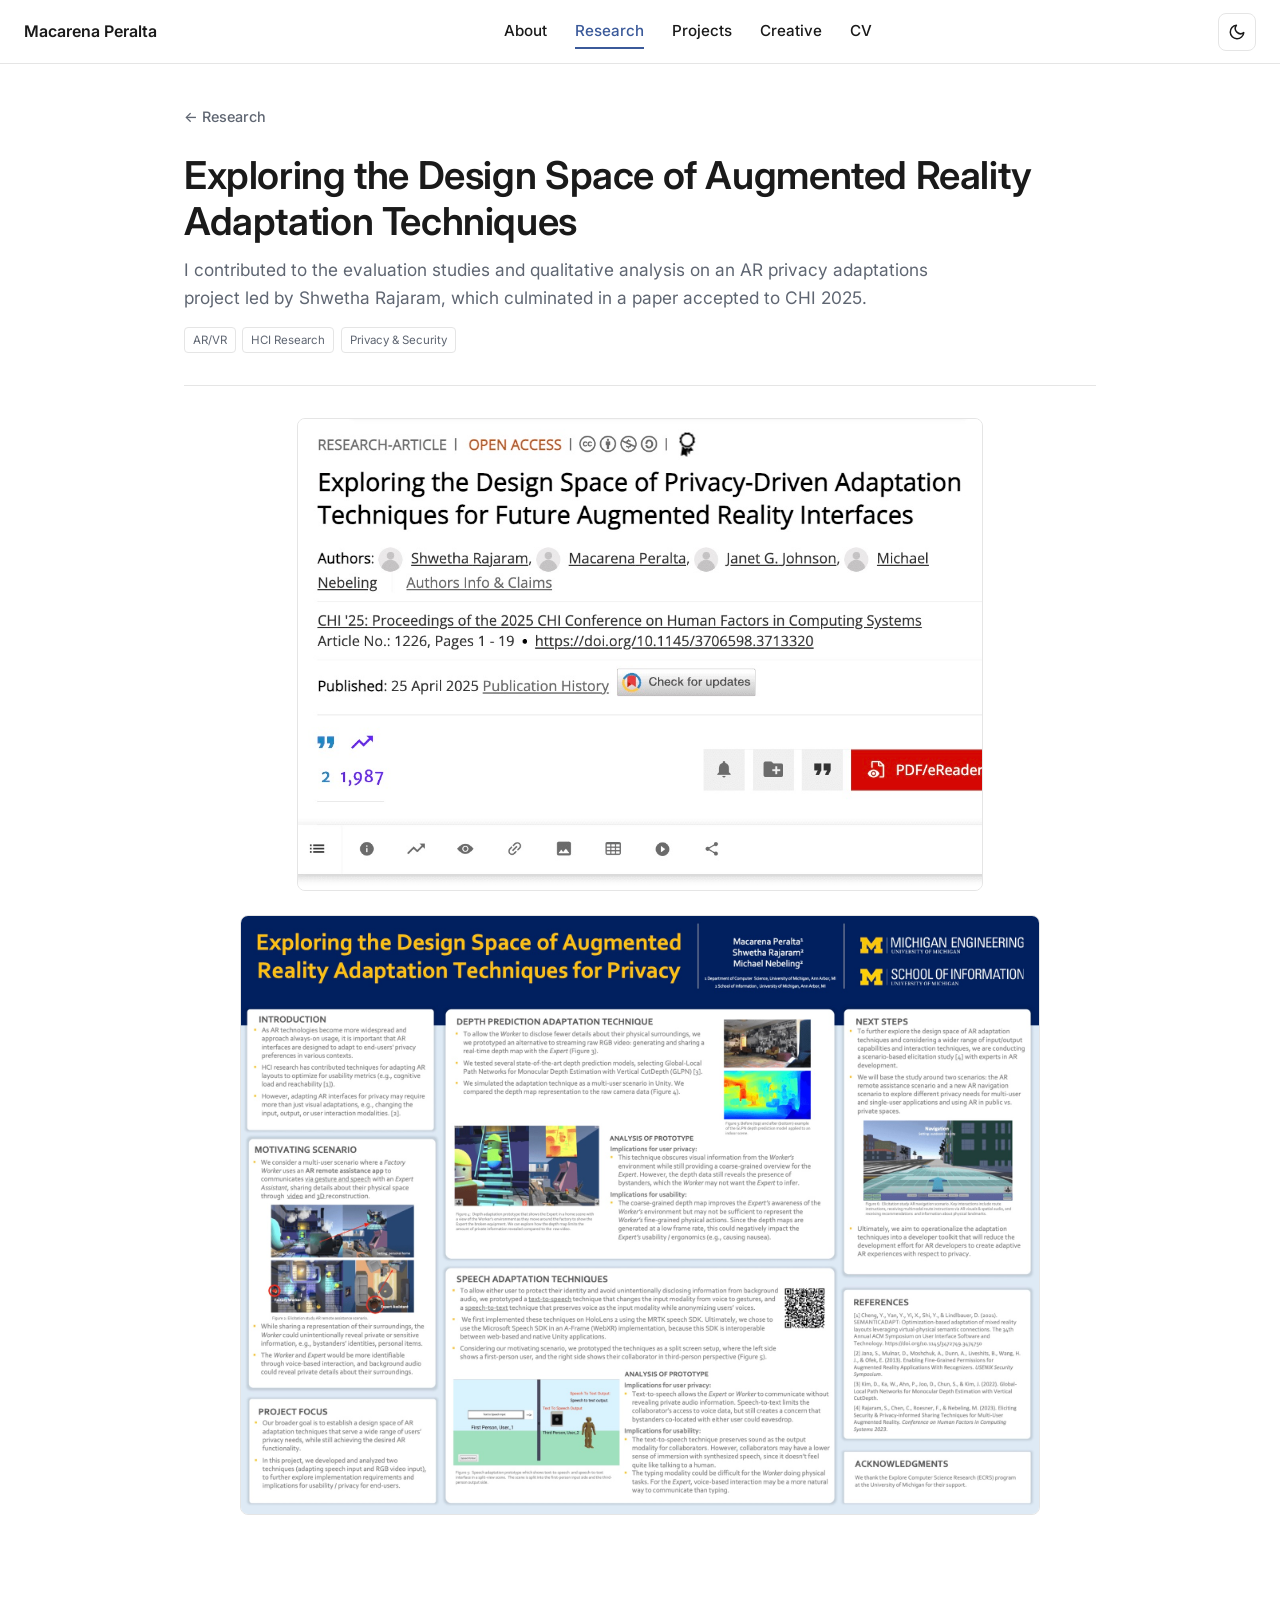
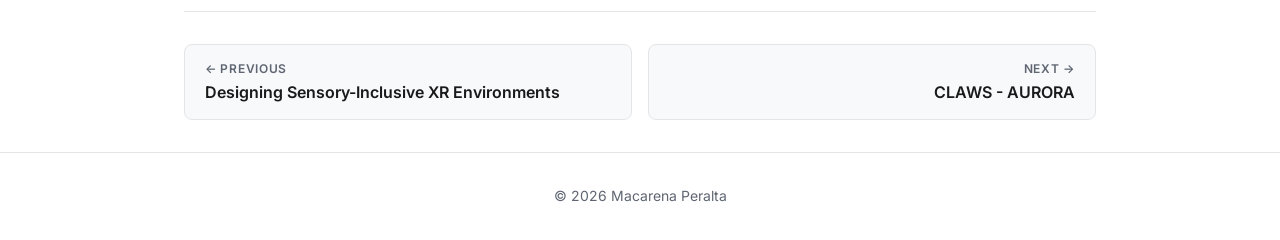
<file: ar-privacy.html>
<!doctype html>
<html lang="en">
<head>
<meta charset="utf-8">
<meta name="viewport" content="width=device-width, initial-scale=1">
<title>Exploring the Design Space of Augmented Reality Adaptation Techniques — Macarena Peralta</title>
<meta name="description" content="I contributed to the evaluation studies and qualitative analysis on an AR privacy adaptations project led by Shwetha Rajaram, which culminated in a paper accepted to CHI 2025.">
<link rel="canonical" href="https://macaperalta.github.io/ar-privacy.html">
<link rel="icon" href="favicon.svg" type="image/svg+xml">
<meta property="og:type" content="website">
<meta property="og:site_name" content="Macarena Peralta">
<meta property="og:title" content="Exploring the Design Space of Augmented Reality Adaptation Techniques — Macarena Peralta">
<meta property="og:description" content="I contributed to the evaluation studies and qualitative analysis on an AR privacy adaptations project led by Shwetha Rajaram, which culminated in a paper accepted to CHI 2025.">
<meta property="og:url" content="https://macaperalta.github.io/ar-privacy.html">
<meta property="og:image" content="https://macaperalta.github.io/images/wkn4t3YKnmu5nuRGF34F1EZcPA.jpg">
<meta name="twitter:card" content="summary_large_image">

<link rel="preconnect" href="https://fonts.googleapis.com">
<link rel="preconnect" href="https://fonts.gstatic.com" crossorigin>
<link href="https://fonts.googleapis.com/css2?family=Inter:wght@400;500;600&display=swap" rel="stylesheet">
<link rel="stylesheet" href="home.css">

<script>
  (function () {
    var saved = null;
    try { saved = localStorage.getItem('theme'); } catch (e) {}
    var theme = saved || (window.matchMedia('(prefers-color-scheme: dark)').matches ? 'dark' : 'light');
    document.documentElement.setAttribute('data-theme', theme);
  })();
</script>
</head>
<body>

<nav class="nav">
  <div class="nav__inner">
    <a class="nav__brand" href="index.html">Macarena Peralta</a>
    <ul class="nav__links">
      <li><a href="index.html#about">About</a></li>
      <li><a href="index.html#research" class="active">Research</a></li>
      <li><a href="index.html#projects">Projects</a></li>
      <li><a href="creative.html">Creative</a></li>
      <li><a href="index.html#cv">CV</a></li>
    </ul>
    <button class="theme-toggle" type="button" aria-label="Toggle light and dark mode">
      <svg class="icon-moon" viewBox="0 0 24 24" fill="none" stroke="currentColor" stroke-width="2" stroke-linecap="round" stroke-linejoin="round" aria-hidden="true"><path d="M21 12.8A9 9 0 1 1 11.2 3a7 7 0 0 0 9.8 9.8z"/></svg>
      <svg class="icon-sun" viewBox="0 0 24 24" fill="none" stroke="currentColor" stroke-width="2" stroke-linecap="round" stroke-linejoin="round" aria-hidden="true"><circle cx="12" cy="12" r="4"/><path d="M12 2v2M12 20v2M4.9 4.9l1.4 1.4M17.7 17.7l1.4 1.4M2 12h2M20 12h2M4.9 19.1l1.4-1.4M17.7 6.3l1.4-1.4"/></svg>
    </button>
  </div>
</nav>

<main class="project-page">
  <section class="project-hero">
    <a class="project-back" href="index.html#research">&larr; Research</a>
    <h1 class="project-hero__title">Exploring the Design Space of Augmented Reality Adaptation Techniques</h1>
    <p class="project-hero__desc">I contributed to the evaluation studies and qualitative analysis on an AR privacy adaptations project led by Shwetha Rajaram, which culminated in a paper accepted to CHI 2025.</p>
    <ul class="tags">
    <li class="tag">AR/VR</li>
    <li class="tag">HCI Research</li>
    <li class="tag">Privacy &amp; Security</li>
    </ul>
  </section>

  <section class="project-body">
  <img style="--w:686" src="images/wkn4t3YKnmu5nuRGF34F1EZcPA.jpg" alt="" loading="lazy">
  <img style="--w:800" src="images/RbngCufDzDk15DjxKfqbxKehNms.jpg" alt="" loading="lazy">
  </section>

  <nav class="project-nav" aria-label="More projects">
    <a class="project-nav__prev" href="ror.html"><span>Previous</span>Designing Sensory-Inclusive XR Environments</a>
    <a class="project-nav__next" href="claws.html"><span>Next</span>CLAWS - AURORA</a>
  </nav>
</main>

<footer class="footer">© 2026 Macarena Peralta</footer>

<script>
  document.querySelector('.theme-toggle').addEventListener('click', function () {
    var next = document.documentElement.getAttribute('data-theme') === 'dark' ? 'light' : 'dark';
    document.documentElement.setAttribute('data-theme', next);
    try { localStorage.setItem('theme', next); } catch (e) {}
  });
</script>
</body>
</html>
</file>
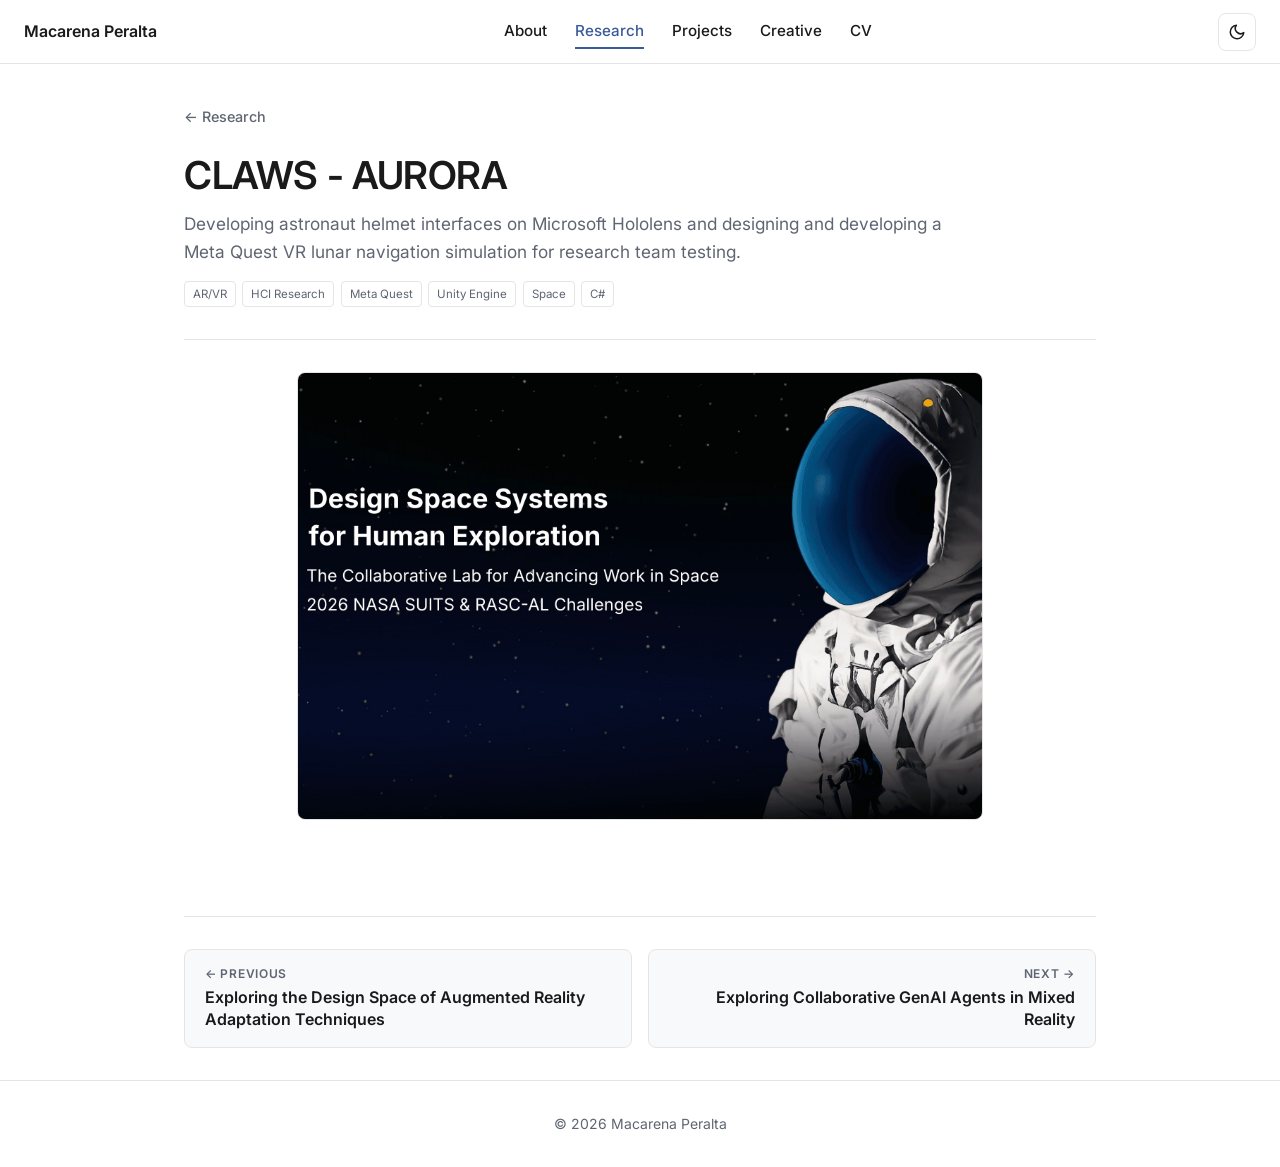
<file: claws.html>
<!doctype html>
<html lang="en">
<head>
<meta charset="utf-8">
<meta name="viewport" content="width=device-width, initial-scale=1">
<title>CLAWS - AURORA — Macarena Peralta</title>
<meta name="description" content="Developing astronaut helmet interfaces on Microsoft Hololens and designing and developing a Meta Quest VR lunar navigation simulation for research team testing.">
<link rel="canonical" href="https://macaperalta.github.io/claws.html">
<link rel="icon" href="favicon.svg" type="image/svg+xml">
<meta property="og:type" content="website">
<meta property="og:site_name" content="Macarena Peralta">
<meta property="og:title" content="CLAWS - AURORA — Macarena Peralta">
<meta property="og:description" content="Developing astronaut helmet interfaces on Microsoft Hololens and designing and developing a Meta Quest VR lunar navigation simulation for research team testing.">
<meta property="og:url" content="https://macaperalta.github.io/claws.html">
<meta property="og:image" content="https://macaperalta.github.io/images/aYYhv9c1mJLMo9yPEQD1lFzF9Kk.jpg">
<meta name="twitter:card" content="summary_large_image">

<link rel="preconnect" href="https://fonts.googleapis.com">
<link rel="preconnect" href="https://fonts.gstatic.com" crossorigin>
<link href="https://fonts.googleapis.com/css2?family=Inter:wght@400;500;600&display=swap" rel="stylesheet">
<link rel="stylesheet" href="home.css">

<script>
  (function () {
    var saved = null;
    try { saved = localStorage.getItem('theme'); } catch (e) {}
    var theme = saved || (window.matchMedia('(prefers-color-scheme: dark)').matches ? 'dark' : 'light');
    document.documentElement.setAttribute('data-theme', theme);
  })();
</script>
</head>
<body>

<nav class="nav">
  <div class="nav__inner">
    <a class="nav__brand" href="index.html">Macarena Peralta</a>
    <ul class="nav__links">
      <li><a href="index.html#about">About</a></li>
      <li><a href="index.html#research" class="active">Research</a></li>
      <li><a href="index.html#projects">Projects</a></li>
      <li><a href="creative.html">Creative</a></li>
      <li><a href="index.html#cv">CV</a></li>
    </ul>
    <button class="theme-toggle" type="button" aria-label="Toggle light and dark mode">
      <svg class="icon-moon" viewBox="0 0 24 24" fill="none" stroke="currentColor" stroke-width="2" stroke-linecap="round" stroke-linejoin="round" aria-hidden="true"><path d="M21 12.8A9 9 0 1 1 11.2 3a7 7 0 0 0 9.8 9.8z"/></svg>
      <svg class="icon-sun" viewBox="0 0 24 24" fill="none" stroke="currentColor" stroke-width="2" stroke-linecap="round" stroke-linejoin="round" aria-hidden="true"><circle cx="12" cy="12" r="4"/><path d="M12 2v2M12 20v2M4.9 4.9l1.4 1.4M17.7 17.7l1.4 1.4M2 12h2M20 12h2M4.9 19.1l1.4-1.4M17.7 6.3l1.4-1.4"/></svg>
    </button>
  </div>
</nav>

<main class="project-page">
  <section class="project-hero">
    <a class="project-back" href="index.html#research">&larr; Research</a>
    <h1 class="project-hero__title">CLAWS - AURORA</h1>
    <p class="project-hero__desc">Developing astronaut helmet interfaces on Microsoft Hololens and designing and developing a Meta Quest VR lunar navigation simulation for research team testing.</p>
    <ul class="tags">
    <li class="tag">AR/VR</li>
    <li class="tag">HCI Research</li>
    <li class="tag">Meta Quest</li>
    <li class="tag">Unity Engine</li>
    <li class="tag">Space</li>
    <li class="tag">C#</li>
    </ul>
  </section>

  <section class="project-body">
  <img style="--w:686" src="images/aYYhv9c1mJLMo9yPEQD1lFzF9Kk.jpg" alt="" loading="lazy">
  </section>

  <nav class="project-nav" aria-label="More projects">
    <a class="project-nav__prev" href="ar-privacy.html"><span>Previous</span>Exploring the Design Space of Augmented Reality Adaptation Techniques</a>
    <a class="project-nav__next" href="disco.html"><span>Next</span>Exploring Collaborative GenAI Agents in Mixed Reality</a>
  </nav>
</main>

<footer class="footer">© 2026 Macarena Peralta</footer>

<script>
  document.querySelector('.theme-toggle').addEventListener('click', function () {
    var next = document.documentElement.getAttribute('data-theme') === 'dark' ? 'light' : 'dark';
    document.documentElement.setAttribute('data-theme', next);
    try { localStorage.setItem('theme', next); } catch (e) {}
  });
</script>
</body>
</html>
</file>
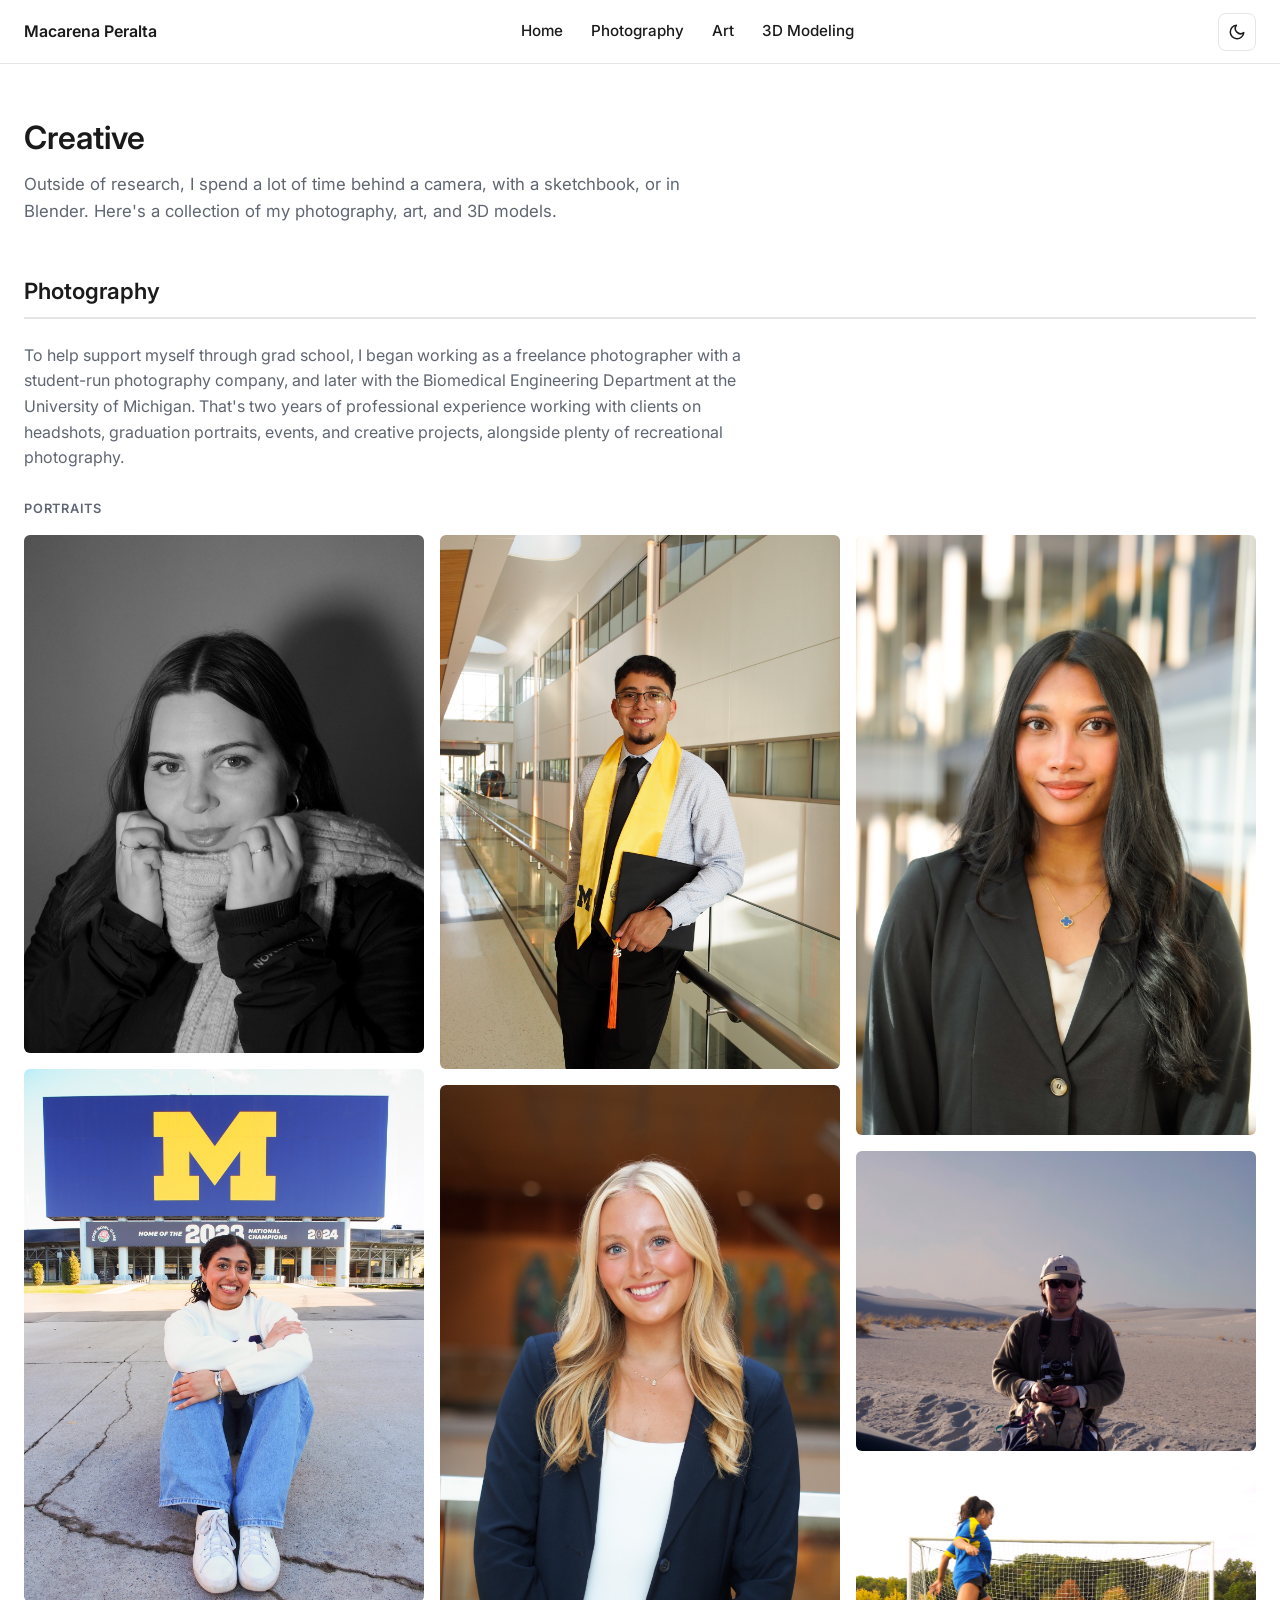
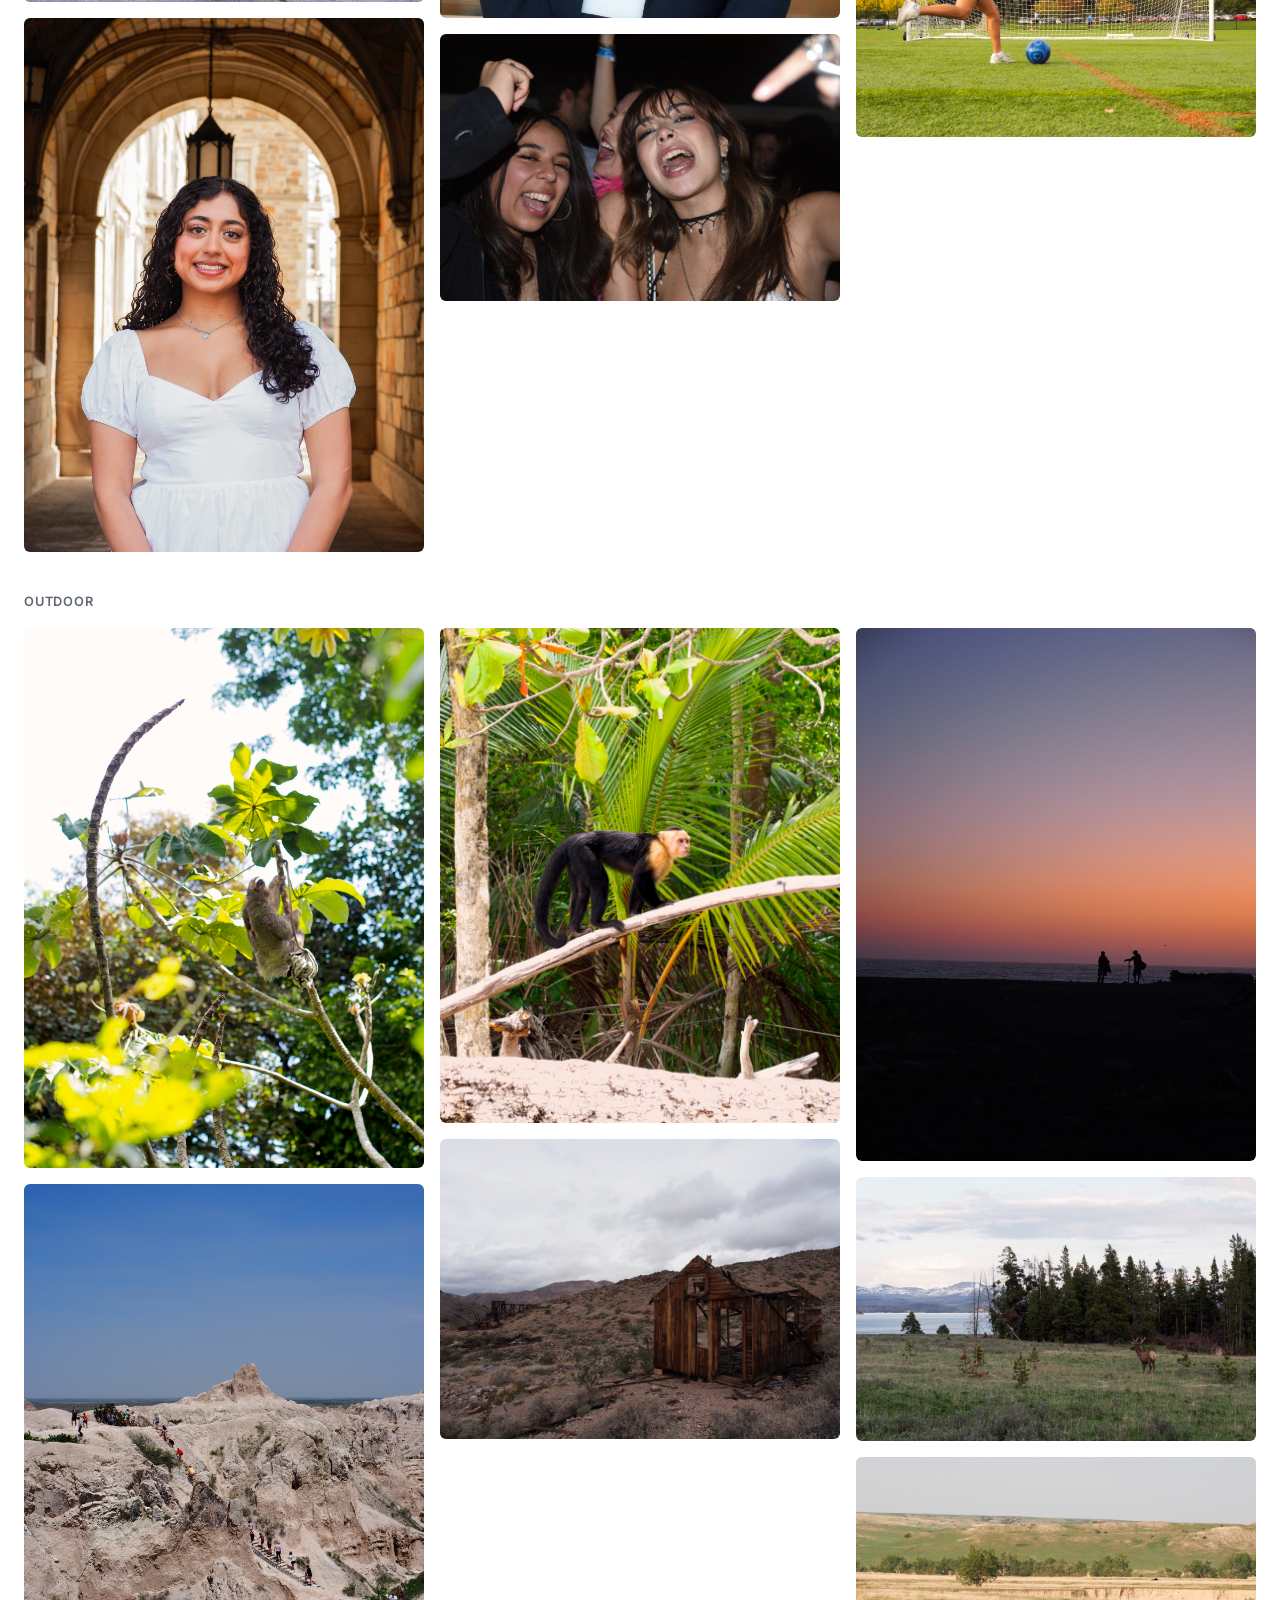
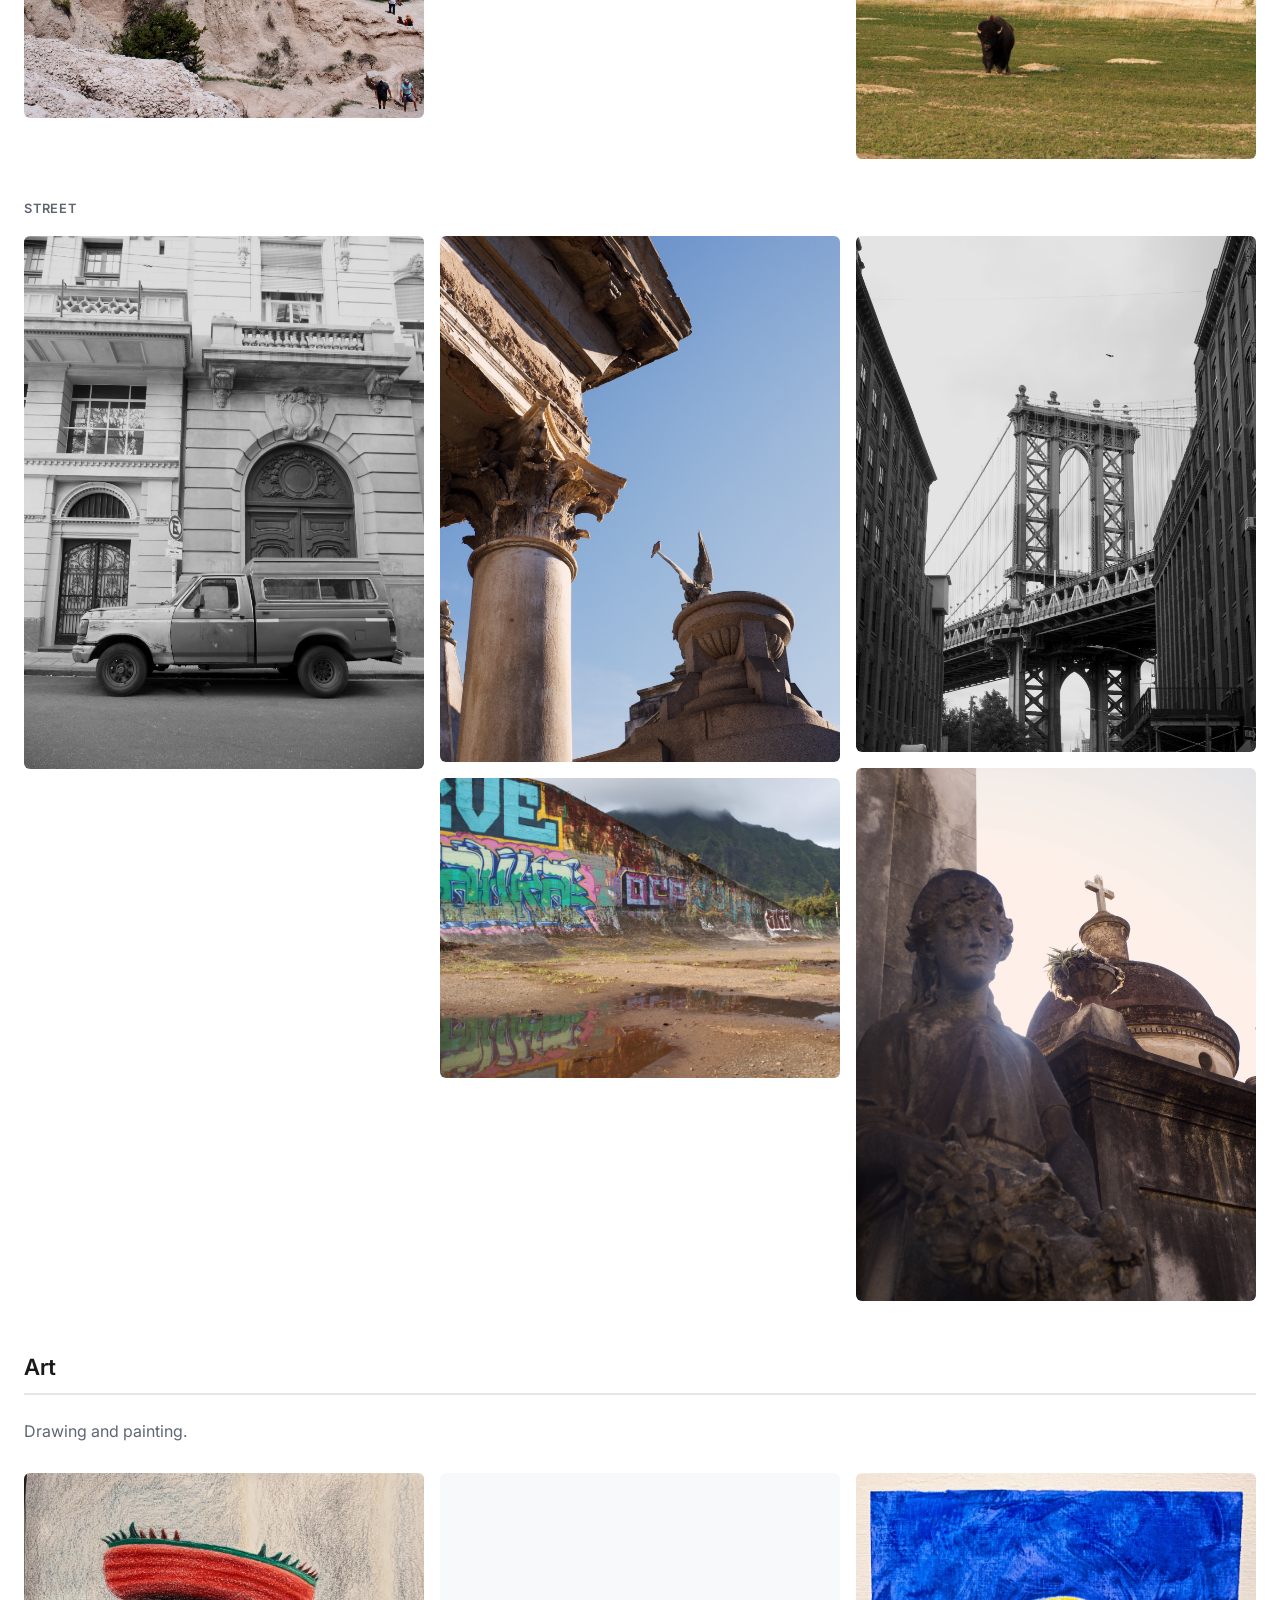
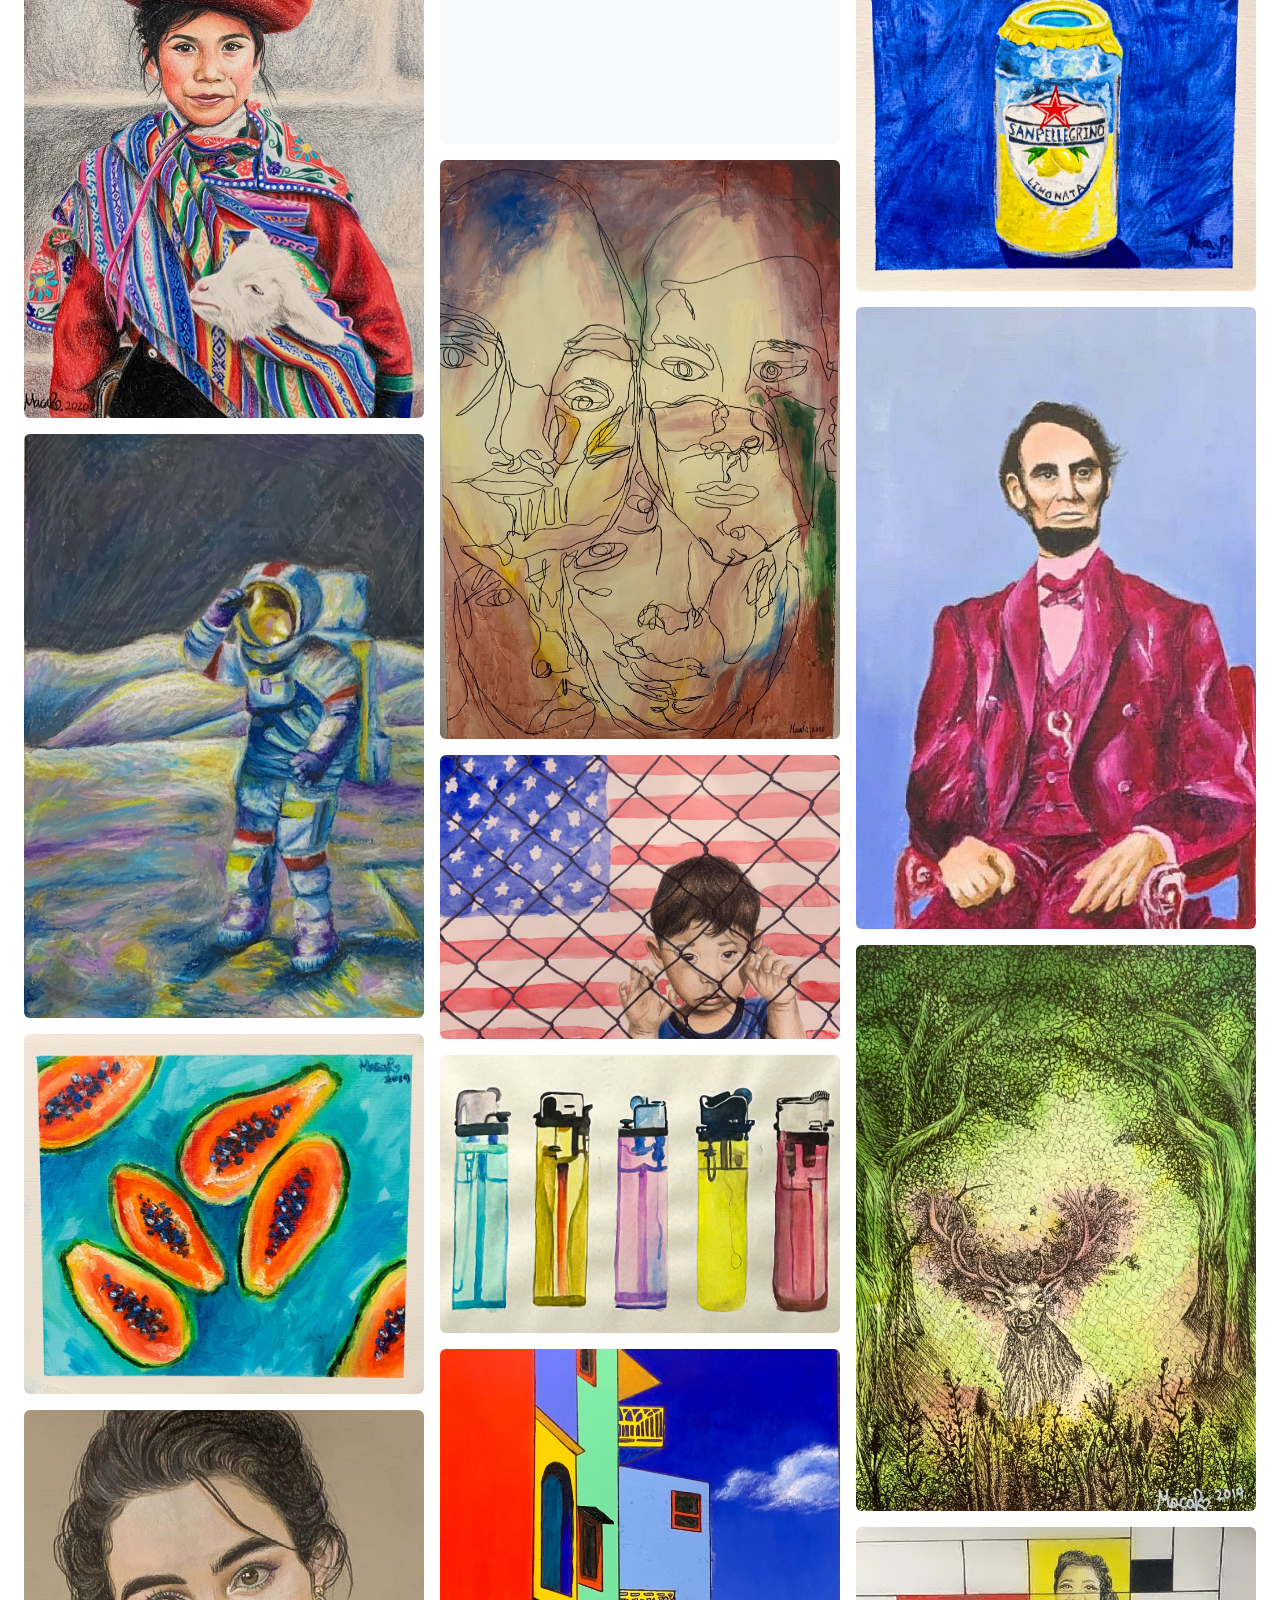
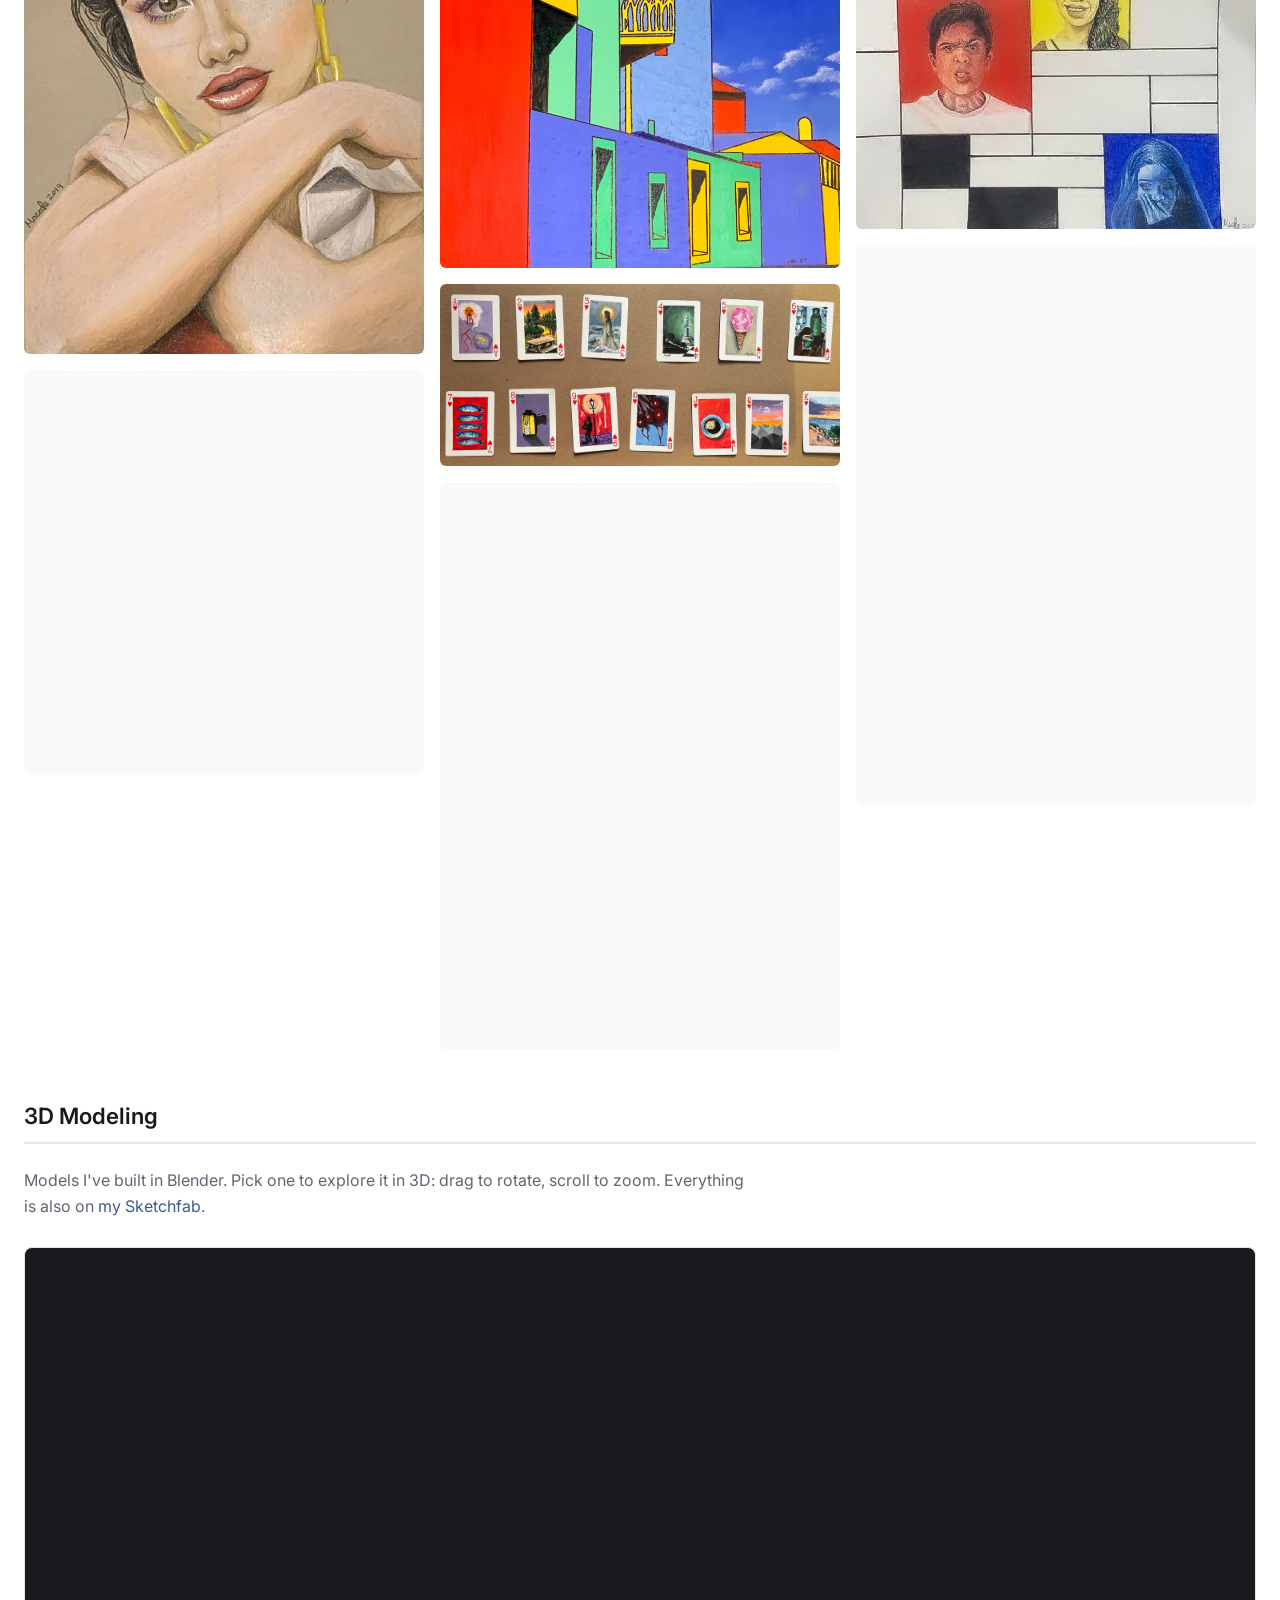
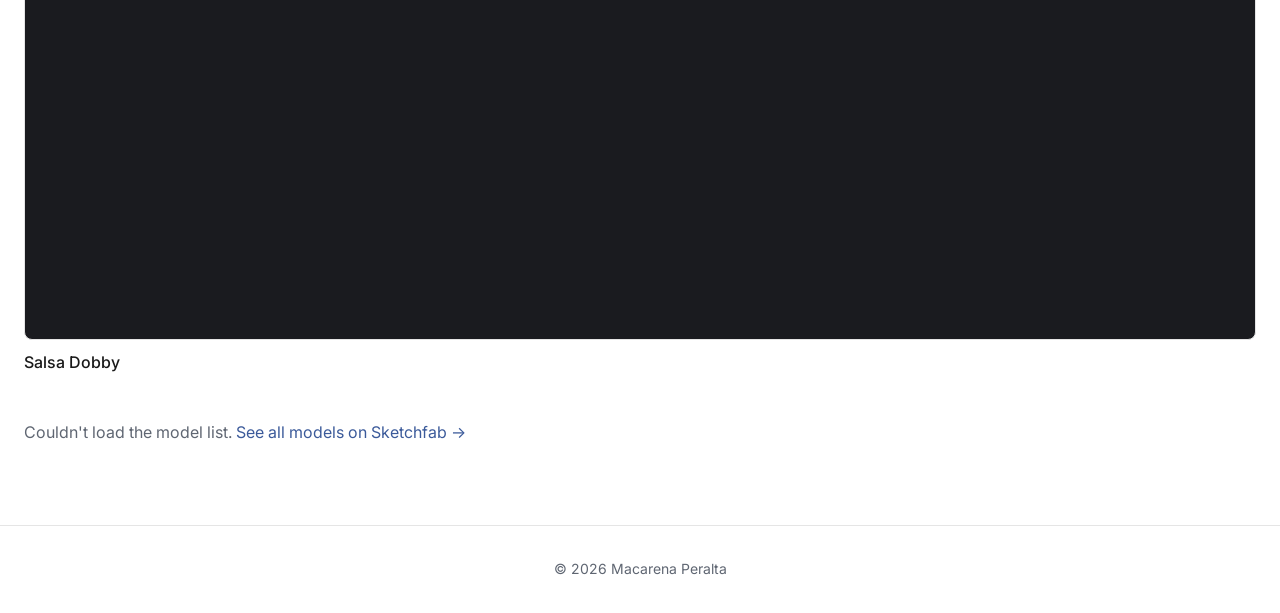
<file: creative.html>
<!doctype html>
<html lang="en">
<head>
<meta charset="utf-8">
<meta name="viewport" content="width=device-width, initial-scale=1">
<title>Creative — Macarena Peralta</title>
<meta name="description" content="Photography, art, and 3D modeling by Macarena Peralta.">
<link rel="canonical" href="https://macaperalta.github.io/creative.html">
<link rel="icon" href="favicon.svg" type="image/svg+xml">
<meta property="og:type" content="website">
<meta property="og:site_name" content="Macarena Peralta">
<meta property="og:title" content="Creative — Macarena Peralta">
<meta property="og:description" content="Photography, art, and 3D modeling by Macarena Peralta.">
<meta property="og:url" content="https://macaperalta.github.io/creative.html">
<meta property="og:image" content="https://macaperalta.github.io/images/8FipkxkKSrc3cgGG64SHJyJg4.jpeg">
<meta name="twitter:card" content="summary_large_image">

<link rel="preconnect" href="https://fonts.googleapis.com">
<link rel="preconnect" href="https://fonts.gstatic.com" crossorigin>
<link href="https://fonts.googleapis.com/css2?family=Inter:wght@400;500;600&display=swap" rel="stylesheet">
<link rel="stylesheet" href="home.css">

<script>
  (function () {
    var saved = null;
    try { saved = localStorage.getItem('theme'); } catch (e) {}
    var theme = saved || (window.matchMedia('(prefers-color-scheme: dark)').matches ? 'dark' : 'light');
    document.documentElement.setAttribute('data-theme', theme);
  })();
</script>
</head>
<body>

<nav class="nav">
  <div class="nav__inner">
    <a class="nav__brand" href="index.html">Macarena Peralta</a>
    <ul class="nav__links">
      <li><a href="index.html">Home</a></li>
      <li><a href="#photography">Photography</a></li>
      <li><a href="#art">Art</a></li>
      <li><a href="#models">3D Modeling</a></li>
    </ul>
    <button class="theme-toggle" type="button" aria-label="Toggle light and dark mode">
      <svg class="icon-moon" viewBox="0 0 24 24" fill="none" stroke="currentColor" stroke-width="2" stroke-linecap="round" stroke-linejoin="round" aria-hidden="true"><path d="M21 12.8A9 9 0 1 1 11.2 3a7 7 0 0 0 9.8 9.8z"/></svg>
      <svg class="icon-sun" viewBox="0 0 24 24" fill="none" stroke="currentColor" stroke-width="2" stroke-linecap="round" stroke-linejoin="round" aria-hidden="true"><circle cx="12" cy="12" r="4"/><path d="M12 2v2M12 20v2M4.9 4.9l1.4 1.4M17.7 17.7l1.4 1.4M2 12h2M20 12h2M4.9 19.1l1.4-1.4M17.7 6.3l1.4-1.4"/></svg>
    </button>
  </div>
</nav>

<main class="page">

  <header class="page__head">
    <h1>Creative</h1>
    <p>Outside of research, I spend a lot of time behind a camera, with a sketchbook, or in Blender. Here's a collection of my photography, art, and 3D models.</p>
  </header>

  <!-- ======================= PHOTOGRAPHY ======================= -->
  <section id="photography">
    <h2>Photography</h2>
    <p class="section-intro">To help support myself through grad school, I began working as a freelance photographer with a student-run photography company, and later with the Biomedical Engineering Department at the University of Michigan. That's two years of professional experience working with clients on headshots, graduation portraits, events, and creative projects, alongside plenty of recreational photography.</p>

    <h3 class="subhead">Portraits</h3>
    <div class="masonry">
        <figure><img src="images/8FipkxkKSrc3cgGG64SHJyJg4.jpeg" width="333" height="451" alt="" loading="lazy"></figure>
        <figure><img src="images/sxMl6vWqvUIiSrD6HDX31isKsXc.jpeg" width="275" height="444" alt="" loading="lazy"></figure>
        <figure><img src="images/fXMpdjqVRNfXaHkJ3OeY8Oz7CnM.jpg" width="252" height="353" alt="" loading="lazy"></figure>
        <figure><img src="images/7HMpwlfNVP737eC1ZOJ3lDmY0.jpg" width="325" height="509" alt="" loading="lazy"></figure>
        <figure><img src="images/q5m84CnlzAWjIffwgKymh1ymQ.jpg" width="259" height="370" alt="" loading="lazy"></figure>
        <figure><img src="images/oyfCNluPEmgPzU2dwyxa6rjrEA.jpg" width="477" height="323" alt="" loading="lazy"></figure>
        <figure><img src="images/Jpax3LnKSPok1aEbd49PdIXH2ys.jpg" width="247" height="342" alt="" loading="lazy"></figure>
        <figure><img src="images/LDBVEb1Zu3lxhgHPrABTPrVZ4Y0.jpeg" width="458" height="339" alt="" loading="lazy"></figure>
        <figure><img src="images/4bJeEdv882uZ3s0TdMRrR05nGP4.jpg" width="416" height="282" alt="" loading="lazy"></figure>
    </div>

    <h3 class="subhead">Outdoor</h3>
    <div class="masonry">
        <figure><img src="images/w49wVPEdsPiRZ7bOVE1z3iFvA3A.jpg" width="417" height="592" alt="" loading="lazy"></figure>
        <figure><img src="images/WQk7eCmyhLlO4cgsc3XESZNFRw.jpg" width="325" height="441" alt="" loading="lazy"></figure>
        <figure><img src="images/6x5DQaXjDSKmiD60Daemn8Vcr4.jpeg" width="424" height="579" alt="" loading="lazy"></figure>
        <figure><img src="images/oOBbsr313BFTaxR4Rw86vzJXU4.jpg" width="448" height="342" alt="" loading="lazy"></figure>
        <figure><img src="images/yGVLQ9gwBHzeH7Prw5x23NeGY.jpg" width="298" height="409" alt="" loading="lazy"></figure>
        <figure><img src="images/iD9CGGOgWwnZjm1CG9169rauP9Y.jpg" width="477" height="323" alt="" loading="lazy"></figure>
        <figure><img src="images/GVxVdMVg9A96Wr0kiwJSM0PZc.jpg" width="458" height="306" alt="" loading="lazy"></figure>
    </div>

    <h3 class="subhead">Street</h3>
    <div class="masonry">
        <figure><img src="images/q6OIpJ4l29rKosGwjYOLp9xjRe8.jpeg" width="473" height="681" alt="" loading="lazy"></figure>
        <figure><img src="images/fuNqKwFYUV6HYlbmNP1Fp11nT4.jpeg" width="393" height="530" alt="" loading="lazy"></figure>
        <figure><img src="images/9Yb2ItccOe9cVYsDcsC0UGKBG4.jpg" width="547" height="375" alt="" loading="lazy"></figure>
        <figure><img src="images/ULiDgVkc9lB9K7xAlOeBWKV06w.jpeg" width="361" height="509" alt="" loading="lazy"></figure>
        <figure><img src="images/4iQ38lOUijPsB2xCOi0zuSnps.jpeg" width="553" height="744" alt="" loading="lazy"></figure>
    </div>
  </section>

  <!-- ======================= ART ======================= -->
  <section id="art">
    <h2>Art</h2>
    <p class="section-intro">Drawing and painting.</p>
    <div class="masonry">
        <figure><img src="images/RVh1gDqCfZ6glzypoZozcT7faY4.jpg" width="479" height="724" alt="" loading="lazy"></figure>
        <figure><img src="images/QWdevf7yvH07WpucsC4ubHXtFo.jpg" width="359" height="512" alt="" loading="lazy"></figure>
        <figure><img src="images/Kp8HbPYGDWsvEkriTlnvnjPmxs.jpg" width="479" height="465" alt="" loading="lazy"></figure>
        <figure><img src="images/1AZJnJ0waGrwyafW1dEU8fQGbw.jpg" width="459" height="617" alt="" loading="lazy"></figure>
        <figure><img src="images/8yncCWE78XKehxWFlRZ4b9X0.jpg" width="365" height="370" alt="" loading="lazy"></figure>
        <figure><img src="images/3vQJ6SELwI3ywHtQ085FNTQDiWY.jpg" width="477" height="323" alt="" loading="lazy"></figure>
        <figure><img src="images/CN9Me7AEfXtOJRVzPB3SwjOcsQ.jpg" width="400" height="586" alt="" loading="lazy"></figure>
        <figure><img src="images/SDi9RA0Id2YBKn4tgwW5RVJELE.jpg" width="531" height="394" alt="" loading="lazy"></figure>
        <figure><img src="images/JobeExP9lGPDvP689KmVwpLZ0.jpg" width="554" height="376" alt="" loading="lazy"></figure>
        <figure><img src="images/lNzWt0PdSIFi9UiuSttLnqP5k8.jpg" width="352" height="522" alt="" loading="lazy"></figure>
        <figure><img src="images/lihm5HIqrQi5zN4e8Koyi0I.jpg" width="852" height="380" alt="" loading="lazy"></figure>
        <figure><img src="images/lZupBvuMQT9o0W4PM42sGbw0WsQ.jpg" width="372" height="529" alt="" loading="lazy"></figure>
        <figure><img src="images/llVOjHMTEf15ISyrdYYc4FBMNw.jpg" width="454" height="445" alt="" loading="lazy"></figure>
        <figure><img src="images/D18wiqg9D7VkBmZUHlwFRsThk.jpg" width="413" height="645" alt="" loading="lazy"></figure>
        <figure><img src="images/VlzUS2lwK6FeuQpSUptCly8IN4I.jpeg" width="451" height="636" alt="" loading="lazy"></figure>
        <figure><img src="images/T7VxnHTGUmH593b5j16SNEMaZg.jpg" width="472" height="373" alt="" loading="lazy"></figure>
        <figure><img src="images/ZaiOVICR0BNbBB67B2QbyFFms.jpg" width="314" height="440" alt="" loading="lazy"></figure>
    </div>
  </section>

  <!-- ======================= 3D MODELING ======================= -->
  <section id="models">
    <h2>3D Modeling</h2>
    <p class="section-intro">Models I've built in Blender. Pick one to explore it in 3D: drag to rotate, scroll to zoom. Everything is also on <a href="https://sketchfab.com/peraltam/models" target="_blank" rel="noopener">my Sketchfab</a>.</p>

    <div class="viewer">
      <iframe id="viewer-frame" title="3D model viewer" allow="autoplay; fullscreen; xr-spatial-tracking" allowfullscreen
        src="https://sketchfab.com/models/e19542c6878549ff9d51a4e0ddf08ba9/embed?ui_theme=dark&amp;dnt=1"></iframe>
    </div>
    <p class="viewer__caption" id="viewer-caption">Salsa Dobby</p>

    <!-- Filled in live from Sketchfab, so new uploads appear automatically. -->
    <div class="model-grid" id="model-grid" aria-label="3D models"></div>
    <p class="model-grid__fallback" id="model-fallback" hidden>Couldn't load the model list. <a href="https://sketchfab.com/peraltam/models" target="_blank" rel="noopener">See all models on Sketchfab &rarr;</a></p>
  </section>

</main>

<footer class="footer">© 2026 Macarena Peralta</footer>

<script>
  (function () {
    document.querySelector('.theme-toggle').addEventListener('click', function () {
      var next = document.documentElement.getAttribute('data-theme') === 'dark' ? 'light' : 'dark';
      document.documentElement.setAttribute('data-theme', next);
      try { localStorage.setItem('theme', next); } catch (e) {}
    });

    // ---- Sketchfab models ----
    var grid = document.getElementById('model-grid');
    var frame = document.getElementById('viewer-frame');
    var caption = document.getElementById('viewer-caption');

    function show(model, btn) {
      frame.src = 'https://sketchfab.com/models/' + model.uid + '/embed?autostart=1&ui_theme=dark&dnt=1';
      caption.textContent = model.name;
      grid.querySelectorAll('button').forEach(function (b) { b.classList.toggle('is-active', b === btn); });
      frame.scrollIntoView({ behavior: 'smooth', block: 'center' });
    }

    function thumb(model) {
      var imgs = (model.thumbnails && model.thumbnails.images) || [];
      var best = imgs.filter(function (i) { return i.width >= 256 && i.width <= 720; })
                     .sort(function (a, b) { return a.width - b.width; })[0] || imgs[0];
      return best ? best.url : '';
    }

    function add(models) {
      models.forEach(function (m) {
        var b = document.createElement('button');
        b.type = 'button';
        b.className = 'model-card' + (m.uid === 'e19542c6878549ff9d51a4e0ddf08ba9' ? ' is-active' : '');
        b.innerHTML = '<img loading="lazy" alt=""><span></span>';
        b.querySelector('img').src = thumb(m);
        b.querySelector('span').textContent = m.name;
        b.addEventListener('click', function () { show(m, b); });
        grid.appendChild(b);
      });
    }

    function load(url) {
      fetch(url).then(function (r) { if (!r.ok) throw r; return r.json(); })
        .then(function (data) {
          add(data.results || []);
          if (data.next) load(data.next);
        })
        .catch(function () {
          if (!grid.children.length) document.getElementById('model-fallback').hidden = false;
        });
    }
    load('https://api.sketchfab.com/v3/models?user=peraltam&count=24&sort_by=-publishedAt');
  })();
</script>
</body>
</html>
</file>
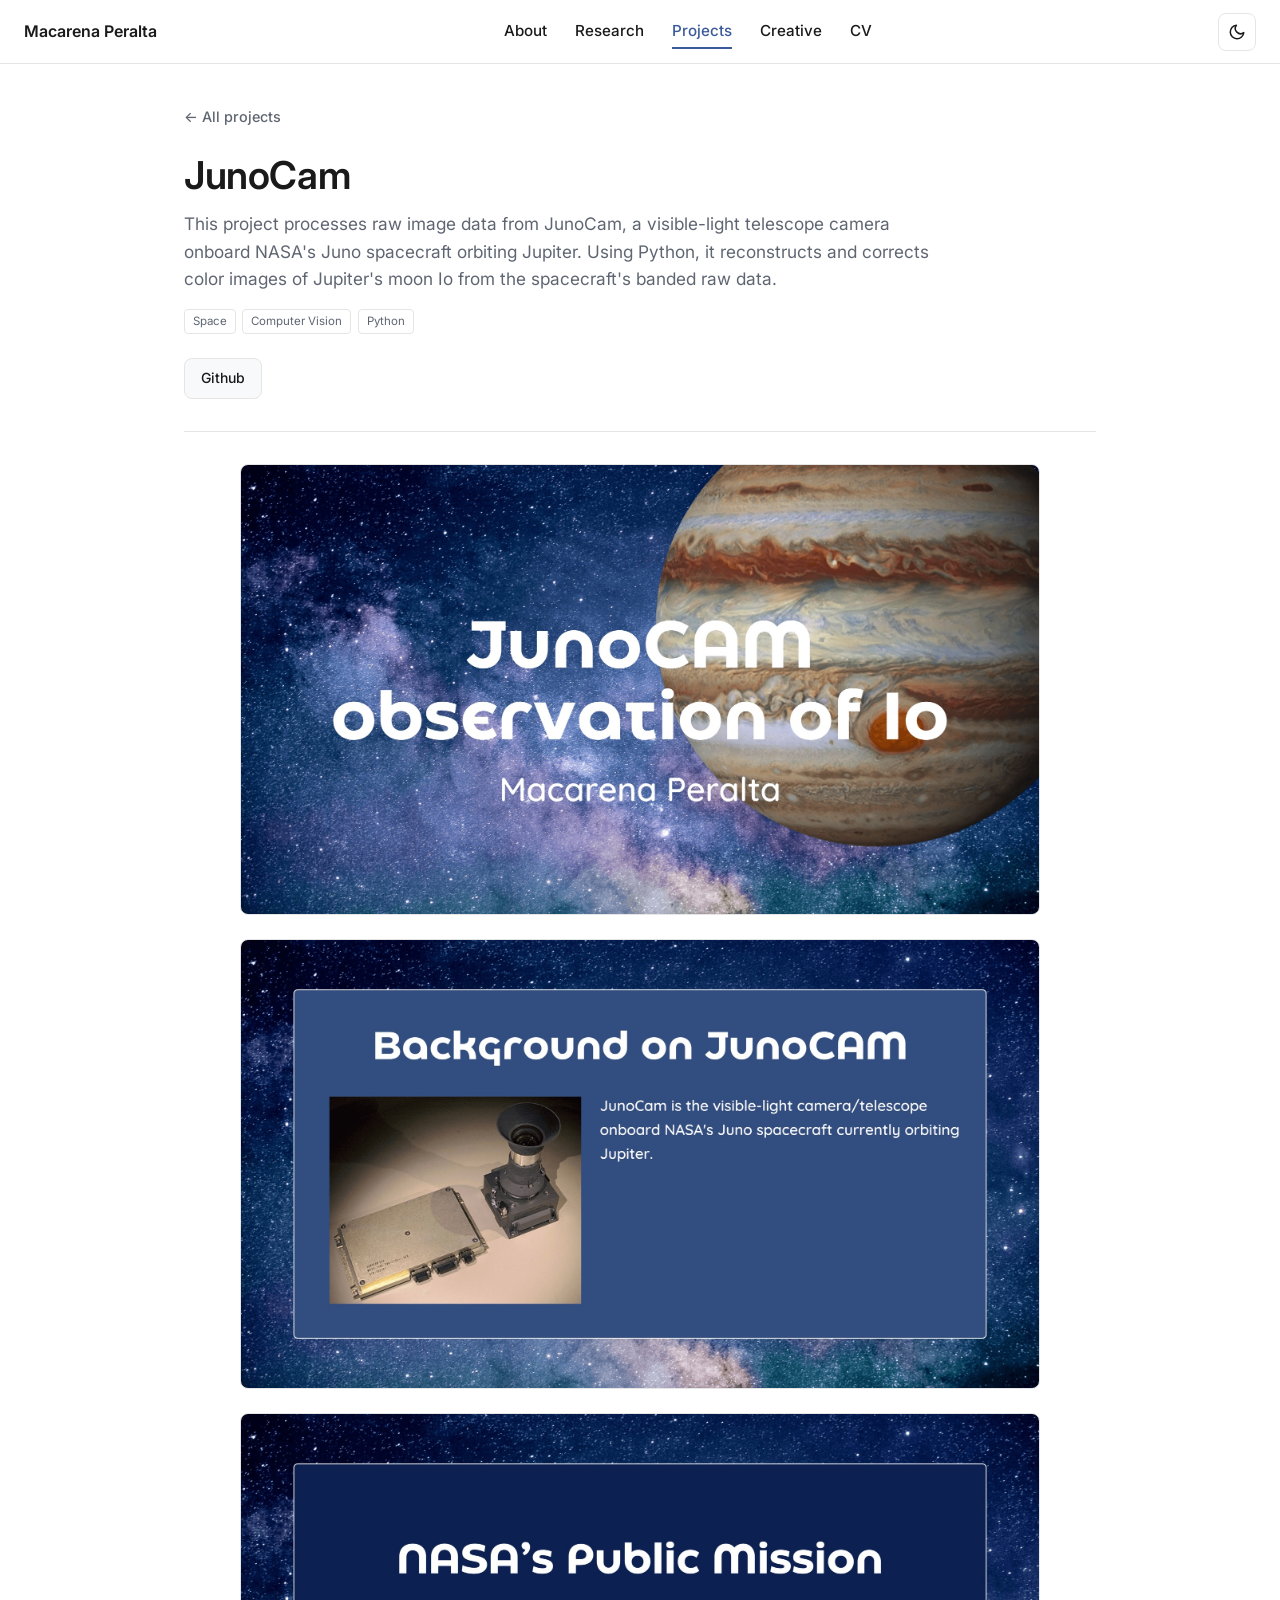
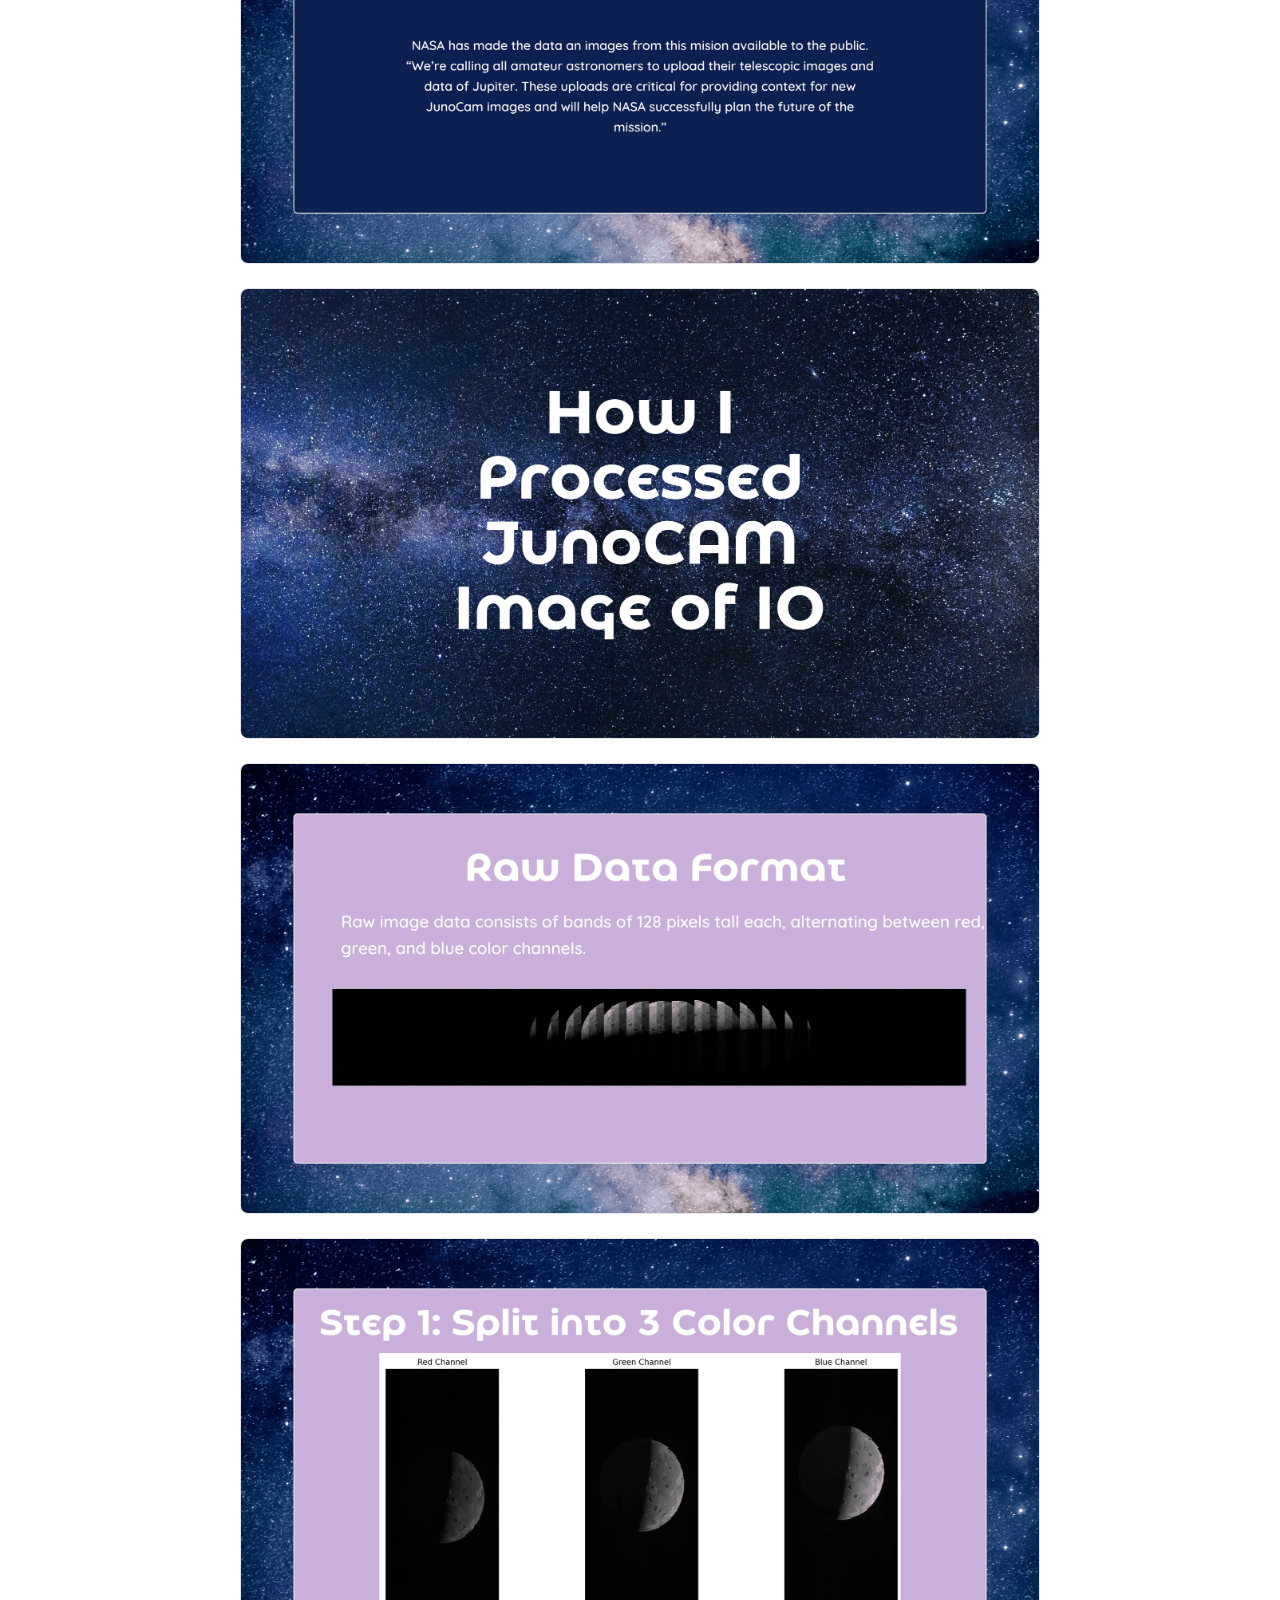
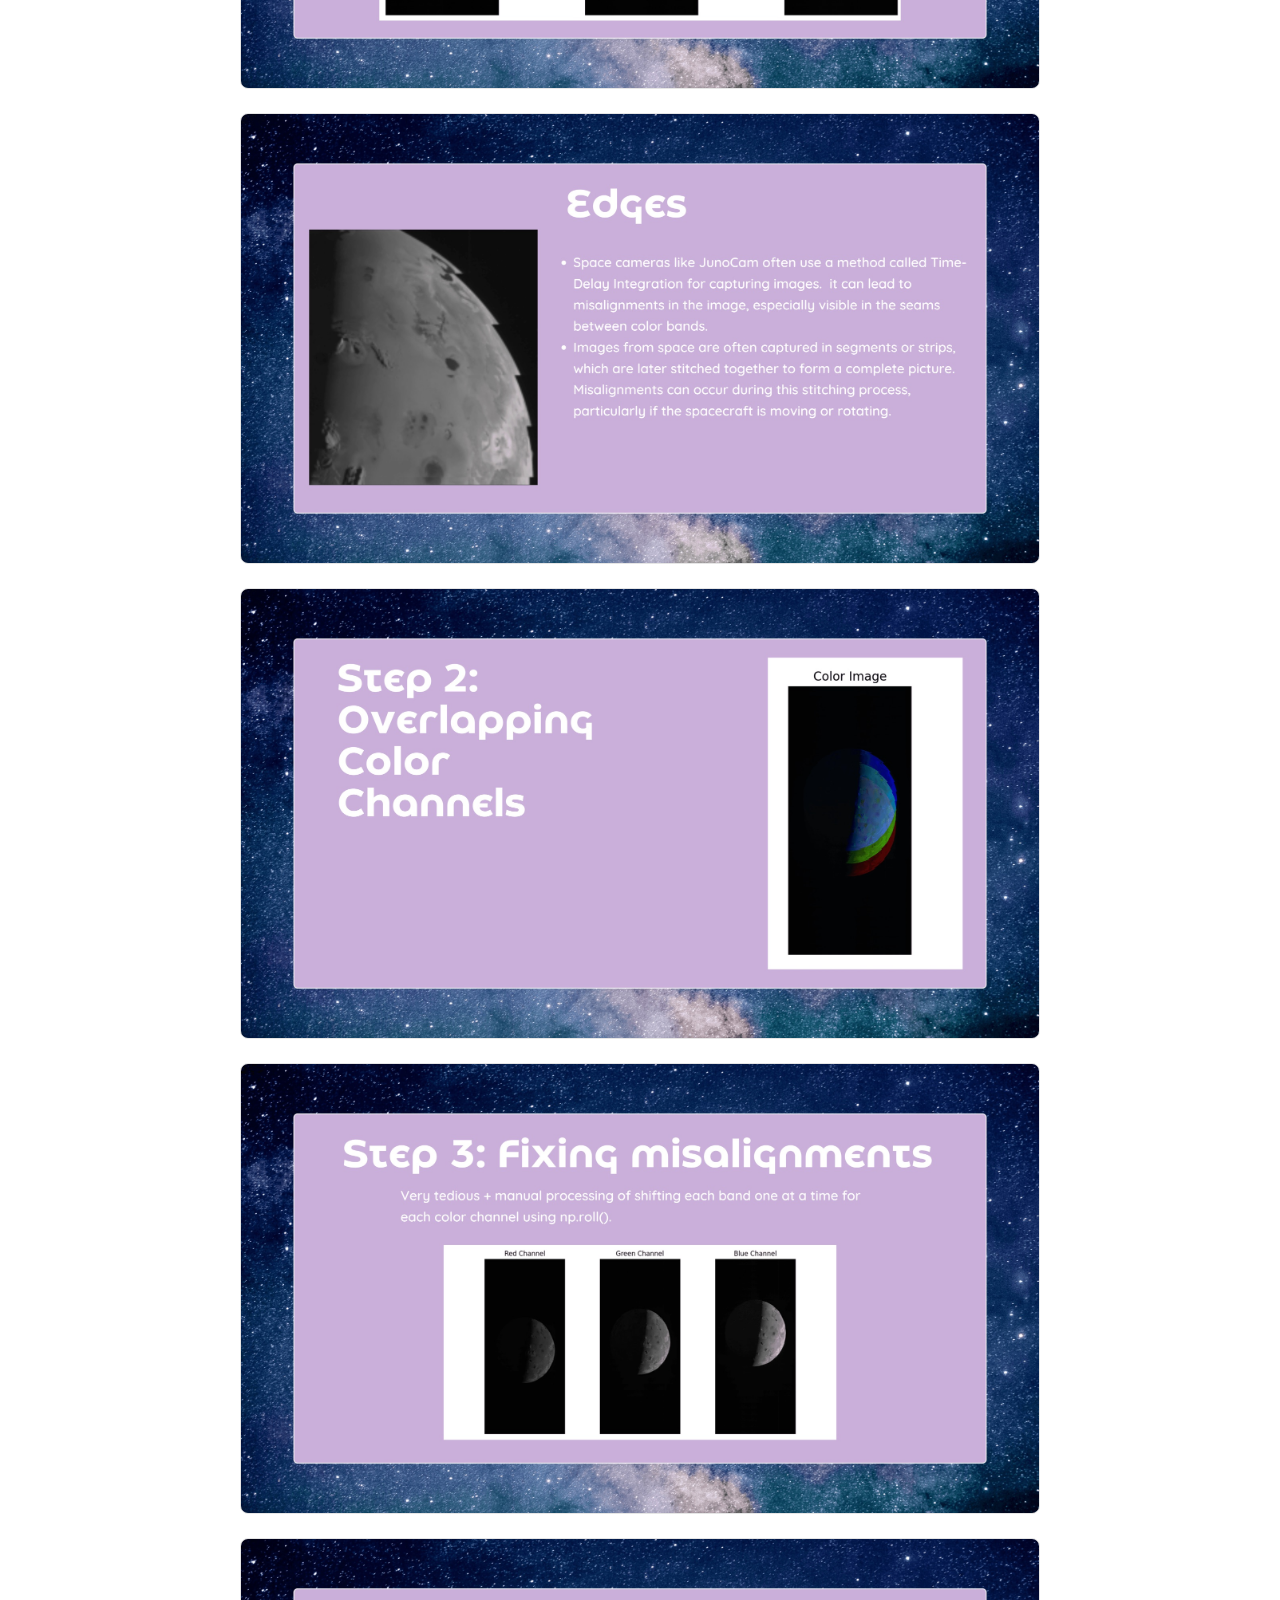
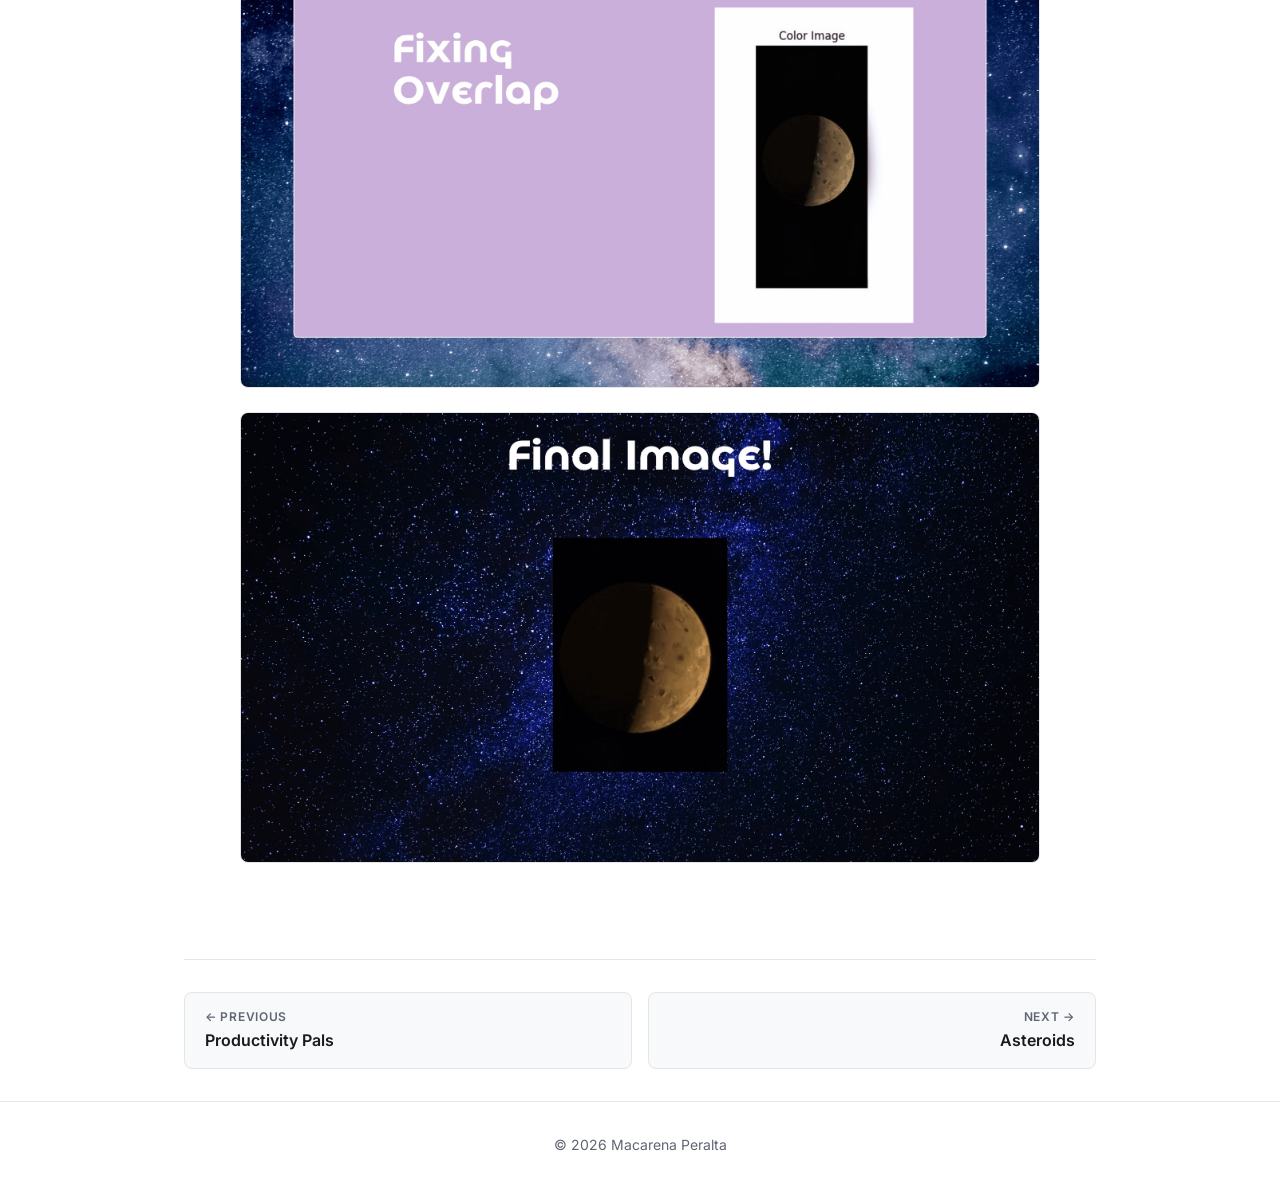
<file: junocam.html>
<!doctype html>
<html lang="en">
<head>
<meta charset="utf-8">
<meta name="viewport" content="width=device-width, initial-scale=1">
<title>JunoCam — Macarena Peralta</title>
<meta name="description" content="This project processes raw image data from JunoCam, a visible-light telescope camera onboard NASA&#x27;s Juno spacecraft orbiting Jupiter. Using Python, it reconstructs and corrects color images of Jupiter&#x27;s moon Io from the spacecraft&#x27;s banded raw data.">
<link rel="canonical" href="https://macaperalta.github.io/junocam.html">
<link rel="icon" href="favicon.svg" type="image/svg+xml">
<meta property="og:type" content="website">
<meta property="og:site_name" content="Macarena Peralta">
<meta property="og:title" content="JunoCam — Macarena Peralta">
<meta property="og:description" content="This project processes raw image data from JunoCam, a visible-light telescope camera onboard NASA&#x27;s Juno spacecraft orbiting Jupiter. Using Python, it reconstructs and corrects color images of Jupiter&#x27;s moon Io from the spacecraft&#x27;s banded raw data.">
<meta property="og:url" content="https://macaperalta.github.io/junocam.html">
<meta property="og:image" content="https://macaperalta.github.io/images/LQ8W5ifMi38RHb3vXNI27FUglmY.jpg">
<meta name="twitter:card" content="summary_large_image">

<link rel="preconnect" href="https://fonts.googleapis.com">
<link rel="preconnect" href="https://fonts.gstatic.com" crossorigin>
<link href="https://fonts.googleapis.com/css2?family=Inter:wght@400;500;600&display=swap" rel="stylesheet">
<link rel="stylesheet" href="home.css">

<script>
  (function () {
    var saved = null;
    try { saved = localStorage.getItem('theme'); } catch (e) {}
    var theme = saved || (window.matchMedia('(prefers-color-scheme: dark)').matches ? 'dark' : 'light');
    document.documentElement.setAttribute('data-theme', theme);
  })();
</script>
</head>
<body>

<nav class="nav">
  <div class="nav__inner">
    <a class="nav__brand" href="index.html">Macarena Peralta</a>
    <ul class="nav__links">
      <li><a href="index.html#about">About</a></li>
      <li><a href="index.html#research">Research</a></li>
      <li><a href="index.html#projects" class="active">Projects</a></li>
      <li><a href="creative.html">Creative</a></li>
      <li><a href="index.html#cv">CV</a></li>
    </ul>
    <button class="theme-toggle" type="button" aria-label="Toggle light and dark mode">
      <svg class="icon-moon" viewBox="0 0 24 24" fill="none" stroke="currentColor" stroke-width="2" stroke-linecap="round" stroke-linejoin="round" aria-hidden="true"><path d="M21 12.8A9 9 0 1 1 11.2 3a7 7 0 0 0 9.8 9.8z"/></svg>
      <svg class="icon-sun" viewBox="0 0 24 24" fill="none" stroke="currentColor" stroke-width="2" stroke-linecap="round" stroke-linejoin="round" aria-hidden="true"><circle cx="12" cy="12" r="4"/><path d="M12 2v2M12 20v2M4.9 4.9l1.4 1.4M17.7 17.7l1.4 1.4M2 12h2M20 12h2M4.9 19.1l1.4-1.4M17.7 6.3l1.4-1.4"/></svg>
    </button>
  </div>
</nav>

<main class="project-page">
  <section class="project-hero">
    <a class="project-back" href="index.html#projects">&larr; All projects</a>
    <h1 class="project-hero__title">JunoCam</h1>
    <p class="project-hero__desc">This project processes raw image data from JunoCam, a visible-light telescope camera onboard NASA&#x27;s Juno spacecraft orbiting Jupiter. Using Python, it reconstructs and corrects color images of Jupiter&#x27;s moon Io from the spacecraft&#x27;s banded raw data.</p>
    <ul class="tags">
    <li class="tag">Space</li>
    <li class="tag">Computer Vision</li>
    <li class="tag">Python</li>
    </ul>
  <div class="project-actions">
    <a class="btn" href="https://github.com/MacaPeralta/JunoCam-IO" target="_blank" rel="noopener">Github</a>
  </div>
  </section>

  <section class="project-body">
  <img style="--w:800" src="images/LQ8W5ifMi38RHb3vXNI27FUglmY.jpg" alt="" loading="lazy">
  <img style="--w:800" src="images/Rc2GEey2CAqkBEBFScs7x0RlM.jpg" alt="" loading="lazy">
  <img style="--w:800" src="images/6HcJY4wiQbUpgEFqac9Kim2JKAc.jpg" alt="" loading="lazy">
  <img style="--w:800" src="images/OGeE0qIlcas4V4tnLJblIfDShzA.jpg" alt="" loading="lazy">
  <img style="--w:800" src="images/Yq1tdBXm7s4cRuSQ19ZqWi3iyM.jpg" alt="" loading="lazy">
  <img style="--w:800" src="images/x81P2tHt6pdi4T4DD7j9BAoyus.jpg" alt="" loading="lazy">
  <img style="--w:800" src="images/4JDosumr0ZYF8e2xSBSB2QQUUMA.jpg" alt="" loading="lazy">
  <img style="--w:800" src="images/FGXPElf0YDLRX9npSAr78gKACYE.jpg" alt="" loading="lazy">
  <img style="--w:800" src="images/2O9j8ewHiFjSiDvrzlEloOwSZU.jpg" alt="" loading="lazy">
  <img style="--w:800" src="images/Bwbu7rMKXn53jJtLHBZlakkEk.jpg" alt="" loading="lazy">
  <img style="--w:800" src="images/ZJjH0a3n52TdCIVwxY5Er2uwk.jpg" alt="" loading="lazy">
  </section>

  <nav class="project-nav" aria-label="More projects">
    <a class="project-nav__prev" href="productivity-pals.html"><span>Previous</span>Productivity Pals</a>
    <a class="project-nav__next" href="asteroids.html"><span>Next</span>Asteroids</a>
  </nav>
</main>

<footer class="footer">© 2026 Macarena Peralta</footer>

<script>
  document.querySelector('.theme-toggle').addEventListener('click', function () {
    var next = document.documentElement.getAttribute('data-theme') === 'dark' ? 'light' : 'dark';
    document.documentElement.setAttribute('data-theme', next);
    try { localStorage.setItem('theme', next); } catch (e) {}
  });
</script>
</body>
</html>
</file>
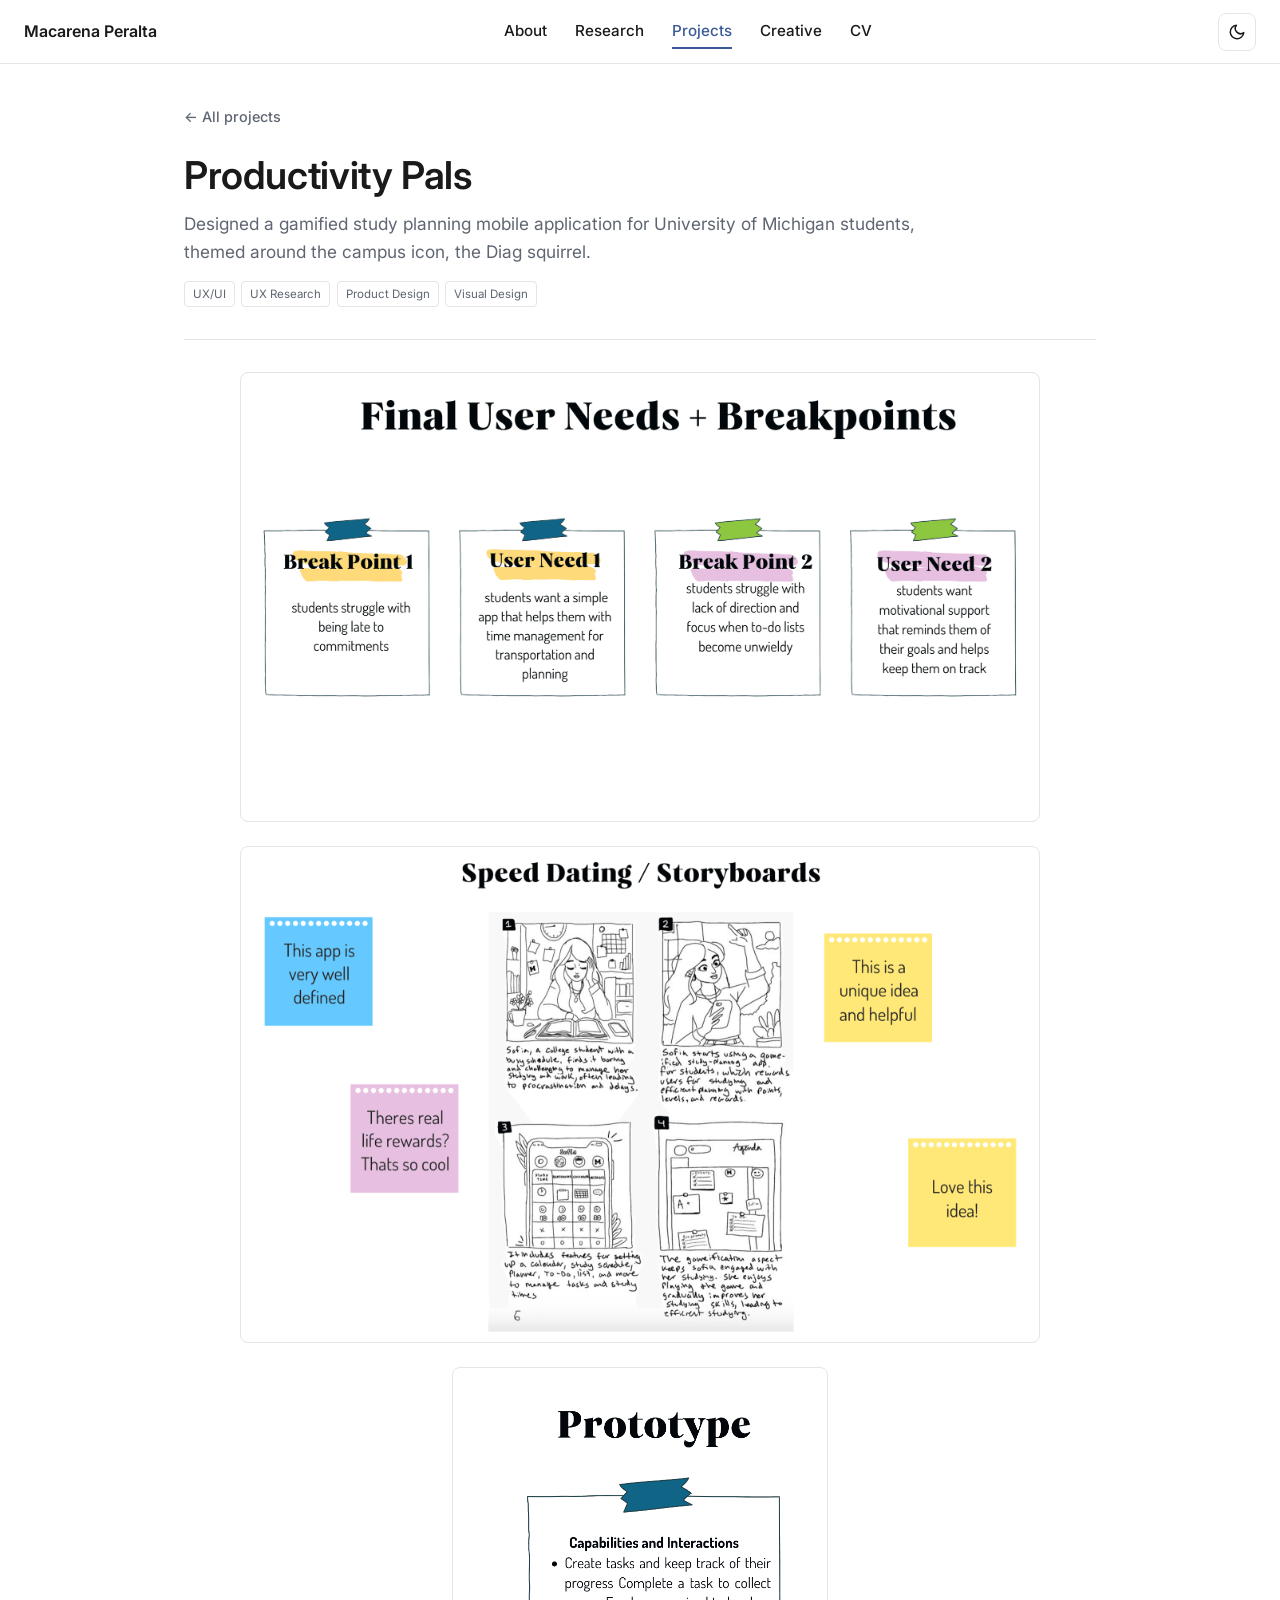
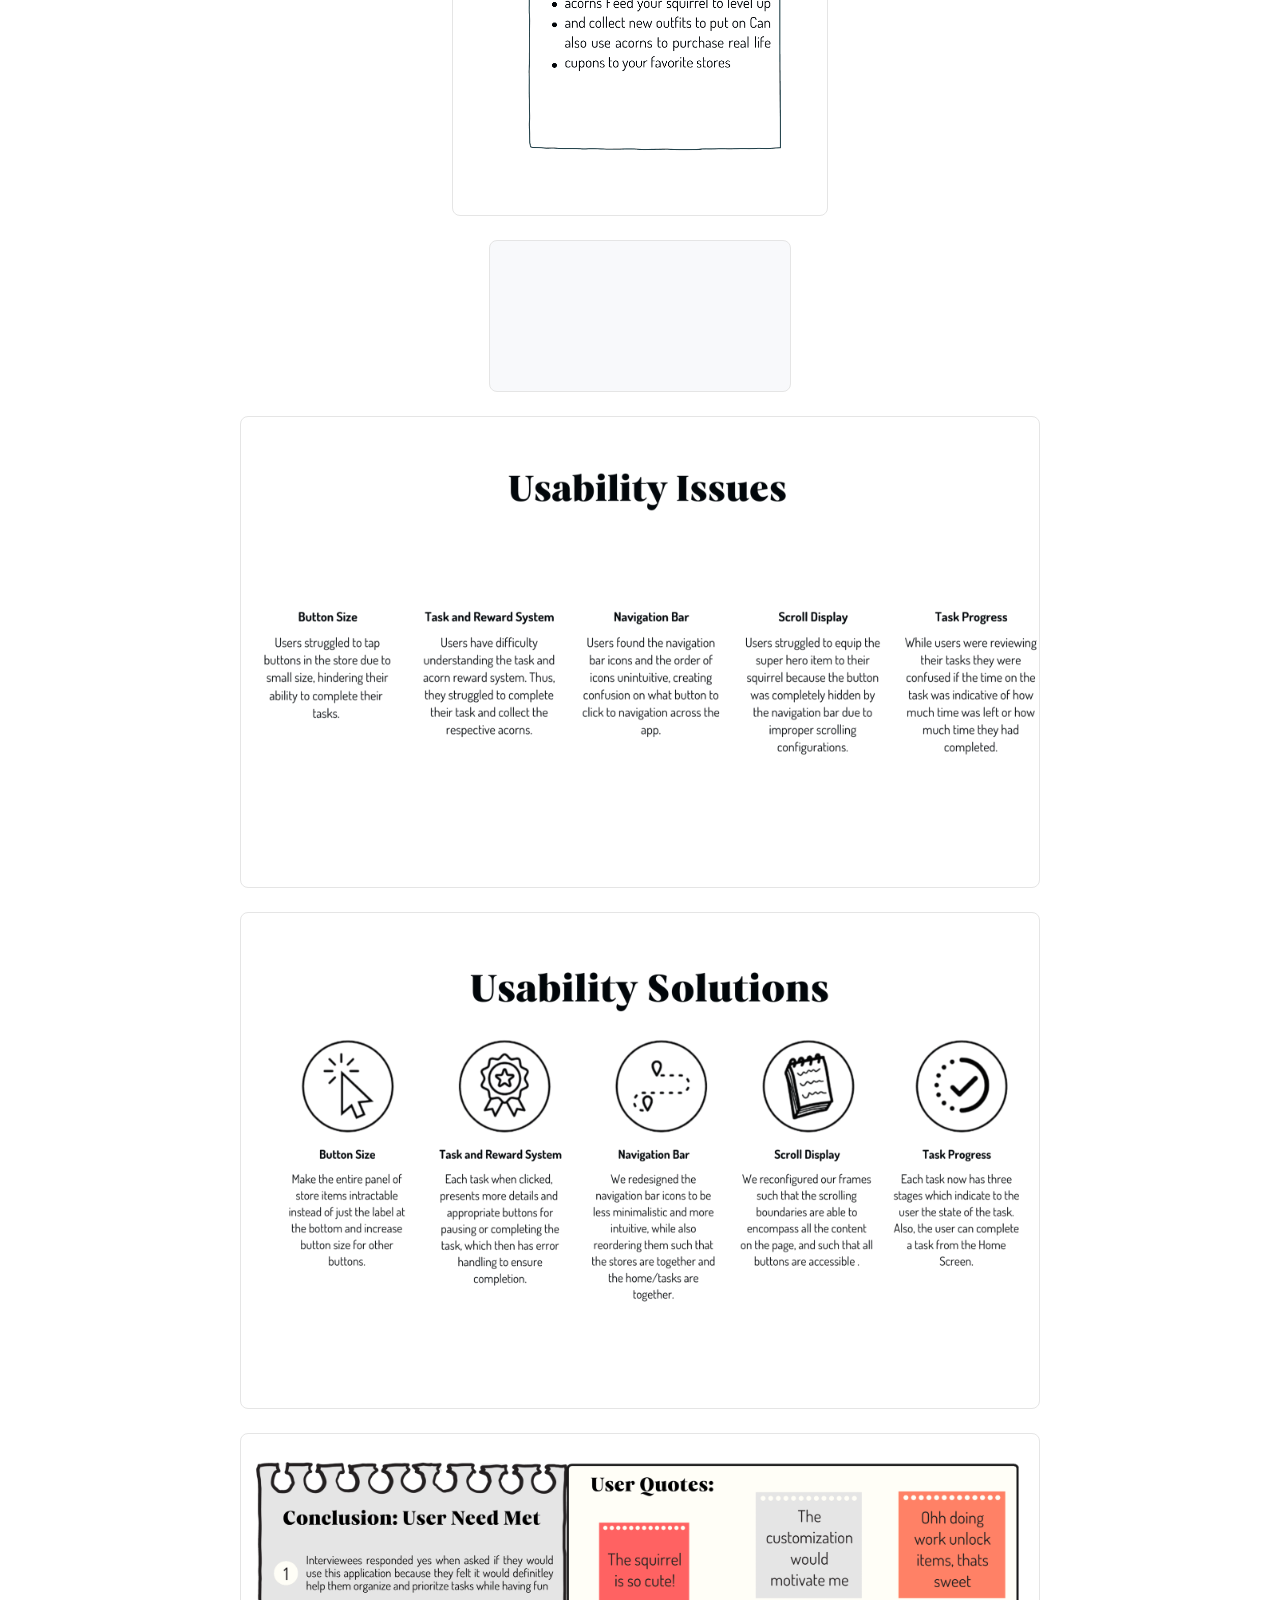
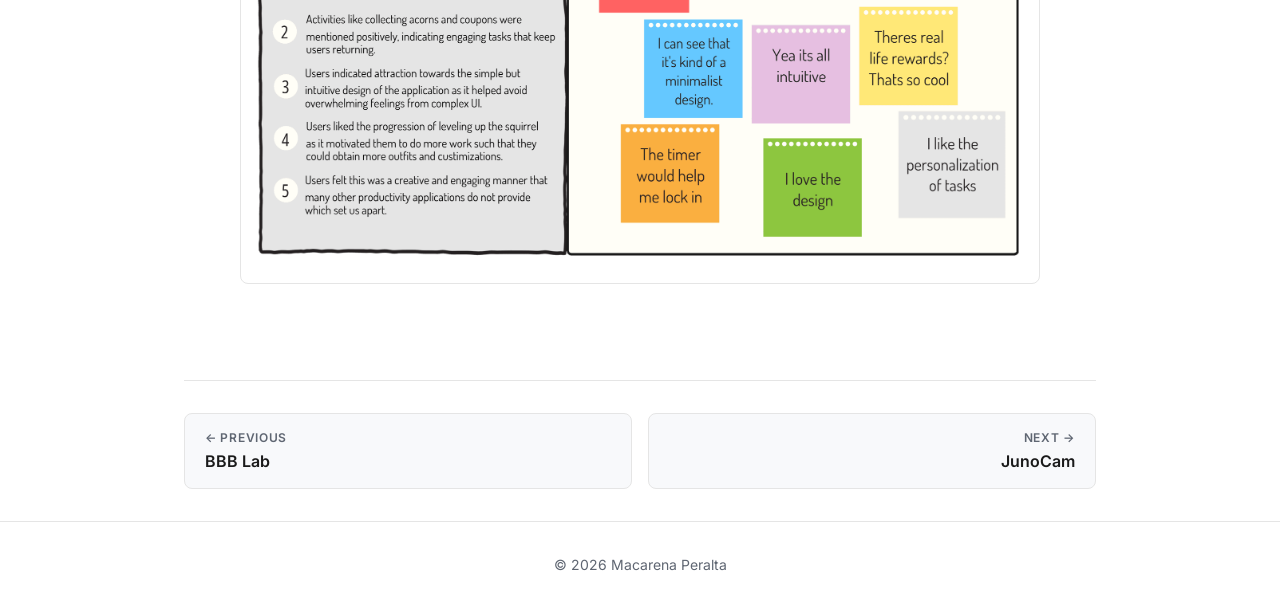
<file: productivity-pals.html>
<!doctype html>
<html lang="en">
<head>
<meta charset="utf-8">
<meta name="viewport" content="width=device-width, initial-scale=1">
<title>Productivity Pals — Macarena Peralta</title>
<meta name="description" content="Designed a gamified study planning mobile application for University of Michigan students, themed around the campus icon, the Diag squirrel.">
<link rel="canonical" href="https://macaperalta.github.io/productivity-pals.html">
<link rel="icon" href="favicon.svg" type="image/svg+xml">
<meta property="og:type" content="website">
<meta property="og:site_name" content="Macarena Peralta">
<meta property="og:title" content="Productivity Pals — Macarena Peralta">
<meta property="og:description" content="Designed a gamified study planning mobile application for University of Michigan students, themed around the campus icon, the Diag squirrel.">
<meta property="og:url" content="https://macaperalta.github.io/productivity-pals.html">
<meta property="og:image" content="https://macaperalta.github.io/images/WyYIv54wK8jrrXZWH3h9aclo4k.png">
<meta name="twitter:card" content="summary_large_image">

<link rel="preconnect" href="https://fonts.googleapis.com">
<link rel="preconnect" href="https://fonts.gstatic.com" crossorigin>
<link href="https://fonts.googleapis.com/css2?family=Inter:wght@400;500;600&display=swap" rel="stylesheet">
<link rel="stylesheet" href="home.css">

<script>
  (function () {
    var saved = null;
    try { saved = localStorage.getItem('theme'); } catch (e) {}
    var theme = saved || (window.matchMedia('(prefers-color-scheme: dark)').matches ? 'dark' : 'light');
    document.documentElement.setAttribute('data-theme', theme);
  })();
</script>
</head>
<body>

<nav class="nav">
  <div class="nav__inner">
    <a class="nav__brand" href="index.html">Macarena Peralta</a>
    <ul class="nav__links">
      <li><a href="index.html#about">About</a></li>
      <li><a href="index.html#research">Research</a></li>
      <li><a href="index.html#projects" class="active">Projects</a></li>
      <li><a href="creative.html">Creative</a></li>
      <li><a href="index.html#cv">CV</a></li>
    </ul>
    <button class="theme-toggle" type="button" aria-label="Toggle light and dark mode">
      <svg class="icon-moon" viewBox="0 0 24 24" fill="none" stroke="currentColor" stroke-width="2" stroke-linecap="round" stroke-linejoin="round" aria-hidden="true"><path d="M21 12.8A9 9 0 1 1 11.2 3a7 7 0 0 0 9.8 9.8z"/></svg>
      <svg class="icon-sun" viewBox="0 0 24 24" fill="none" stroke="currentColor" stroke-width="2" stroke-linecap="round" stroke-linejoin="round" aria-hidden="true"><circle cx="12" cy="12" r="4"/><path d="M12 2v2M12 20v2M4.9 4.9l1.4 1.4M17.7 17.7l1.4 1.4M2 12h2M20 12h2M4.9 19.1l1.4-1.4M17.7 6.3l1.4-1.4"/></svg>
    </button>
  </div>
</nav>

<main class="project-page">
  <section class="project-hero">
    <a class="project-back" href="index.html#projects">&larr; All projects</a>
    <h1 class="project-hero__title">Productivity Pals</h1>
    <p class="project-hero__desc">Designed a gamified study planning mobile application for University of Michigan students, themed around the campus icon, the Diag squirrel.</p>
    <ul class="tags">
    <li class="tag">UX/UI</li>
    <li class="tag">UX Research</li>
    <li class="tag">Product Design</li>
    <li class="tag">Visual Design</li>
    </ul>
  </section>

  <section class="project-body">
  <img style="--w:800" src="images/WyYIv54wK8jrrXZWH3h9aclo4k.png" alt="" loading="lazy">
  <img style="--w:800" src="images/7bX41UKRYojYfmRFwuyNB1jGWyQ.png" alt="" loading="lazy">
  <img style="--w:376" src="images/DrrvITvPqiTJuyoErvB2i6IfoJg.png" alt="" loading="lazy">
  <video style="--w:302" src="video/TV2lmDQR1g0ns4QFbXPoTKmGNuA.mp4" autoplay loop muted playsinline></video>
  <img style="--w:800" src="images/9sALh7hxpDtIr8Wt534kahvss.png" alt="" loading="lazy">
  <img style="--w:800" src="images/8jx7x21thmyZxN0zh5Fvjoro.png" alt="" loading="lazy">
  <img style="--w:800" src="images/vNvnGADt5gnBTQH1q8ibbjBzTM.png" alt="" loading="lazy">
  </section>

  <nav class="project-nav" aria-label="More projects">
    <a class="project-nav__prev" href="bbb-lab.html"><span>Previous</span>BBB Lab</a>
    <a class="project-nav__next" href="junocam.html"><span>Next</span>JunoCam</a>
  </nav>
</main>

<footer class="footer">© 2026 Macarena Peralta</footer>

<script>
  document.querySelector('.theme-toggle').addEventListener('click', function () {
    var next = document.documentElement.getAttribute('data-theme') === 'dark' ? 'light' : 'dark';
    document.documentElement.setAttribute('data-theme', next);
    try { localStorage.setItem('theme', next); } catch (e) {}
  });
</script>
</body>
</html>
</file>
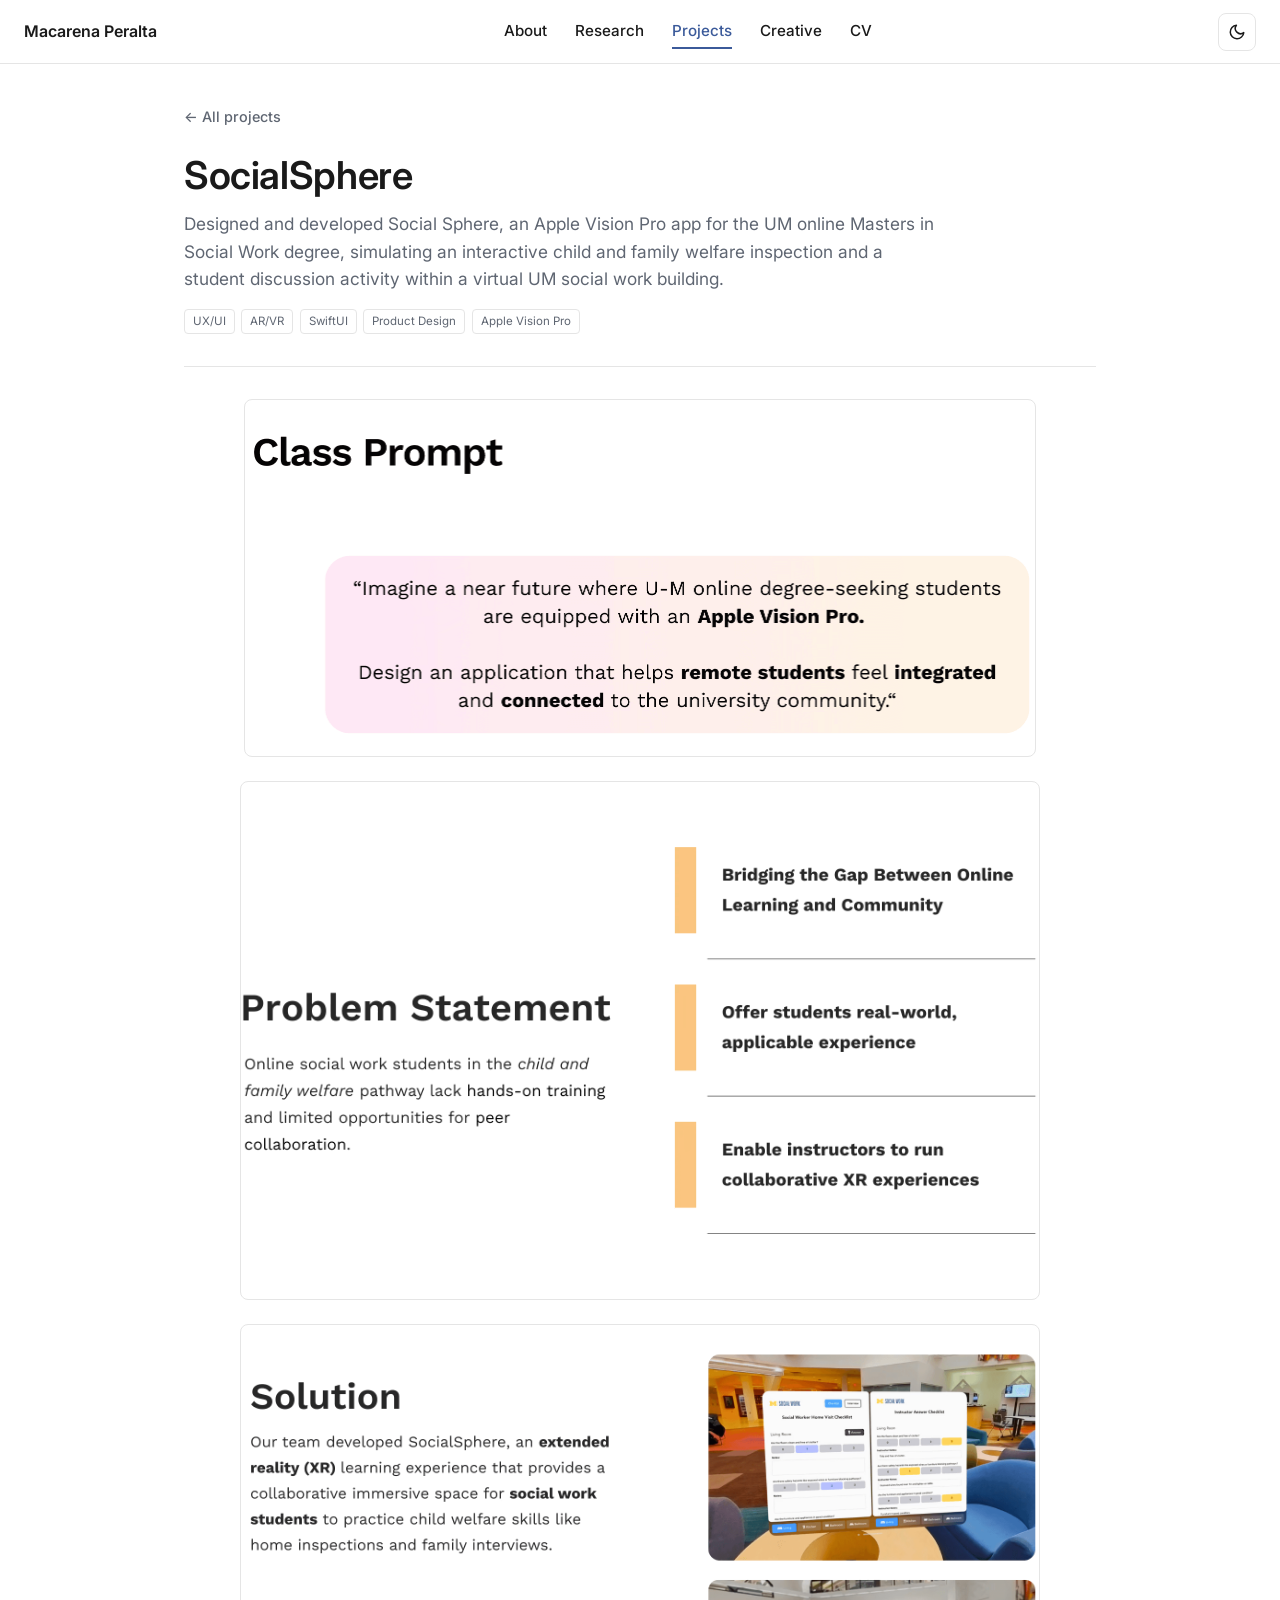
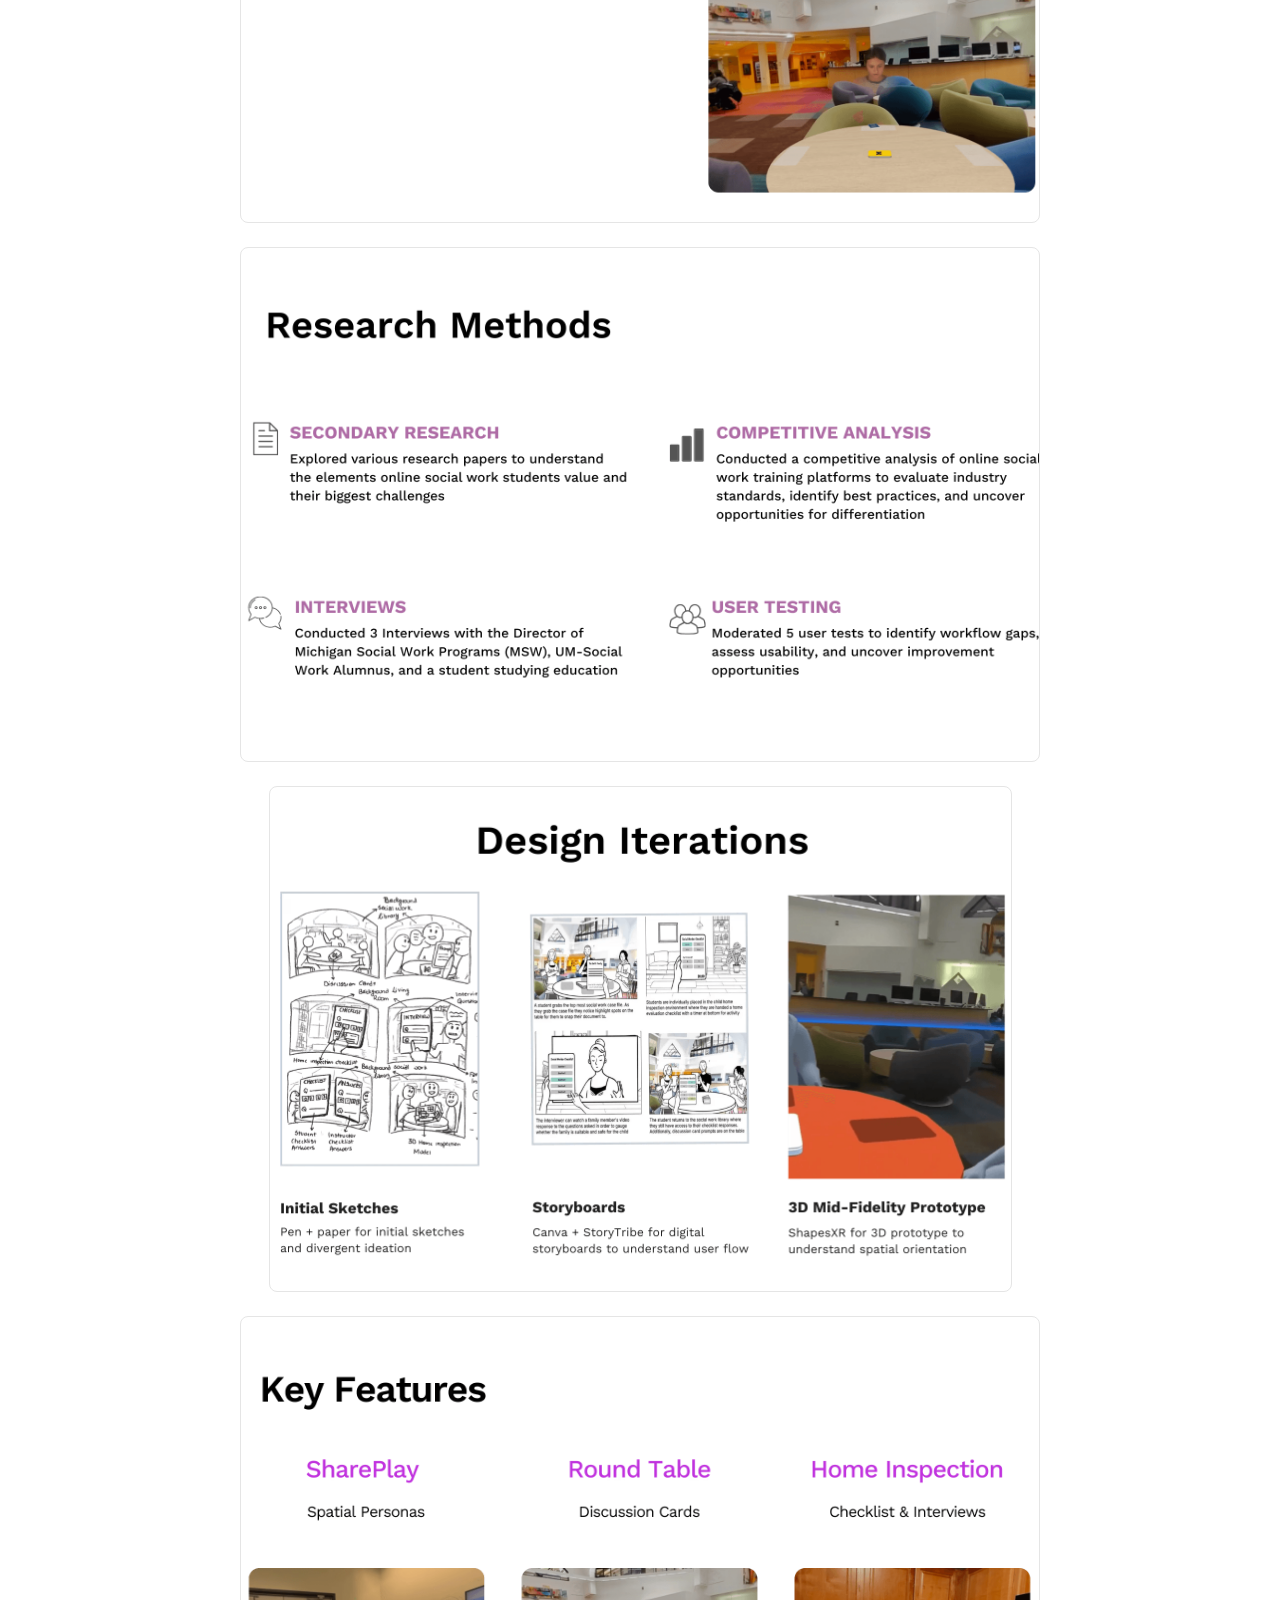
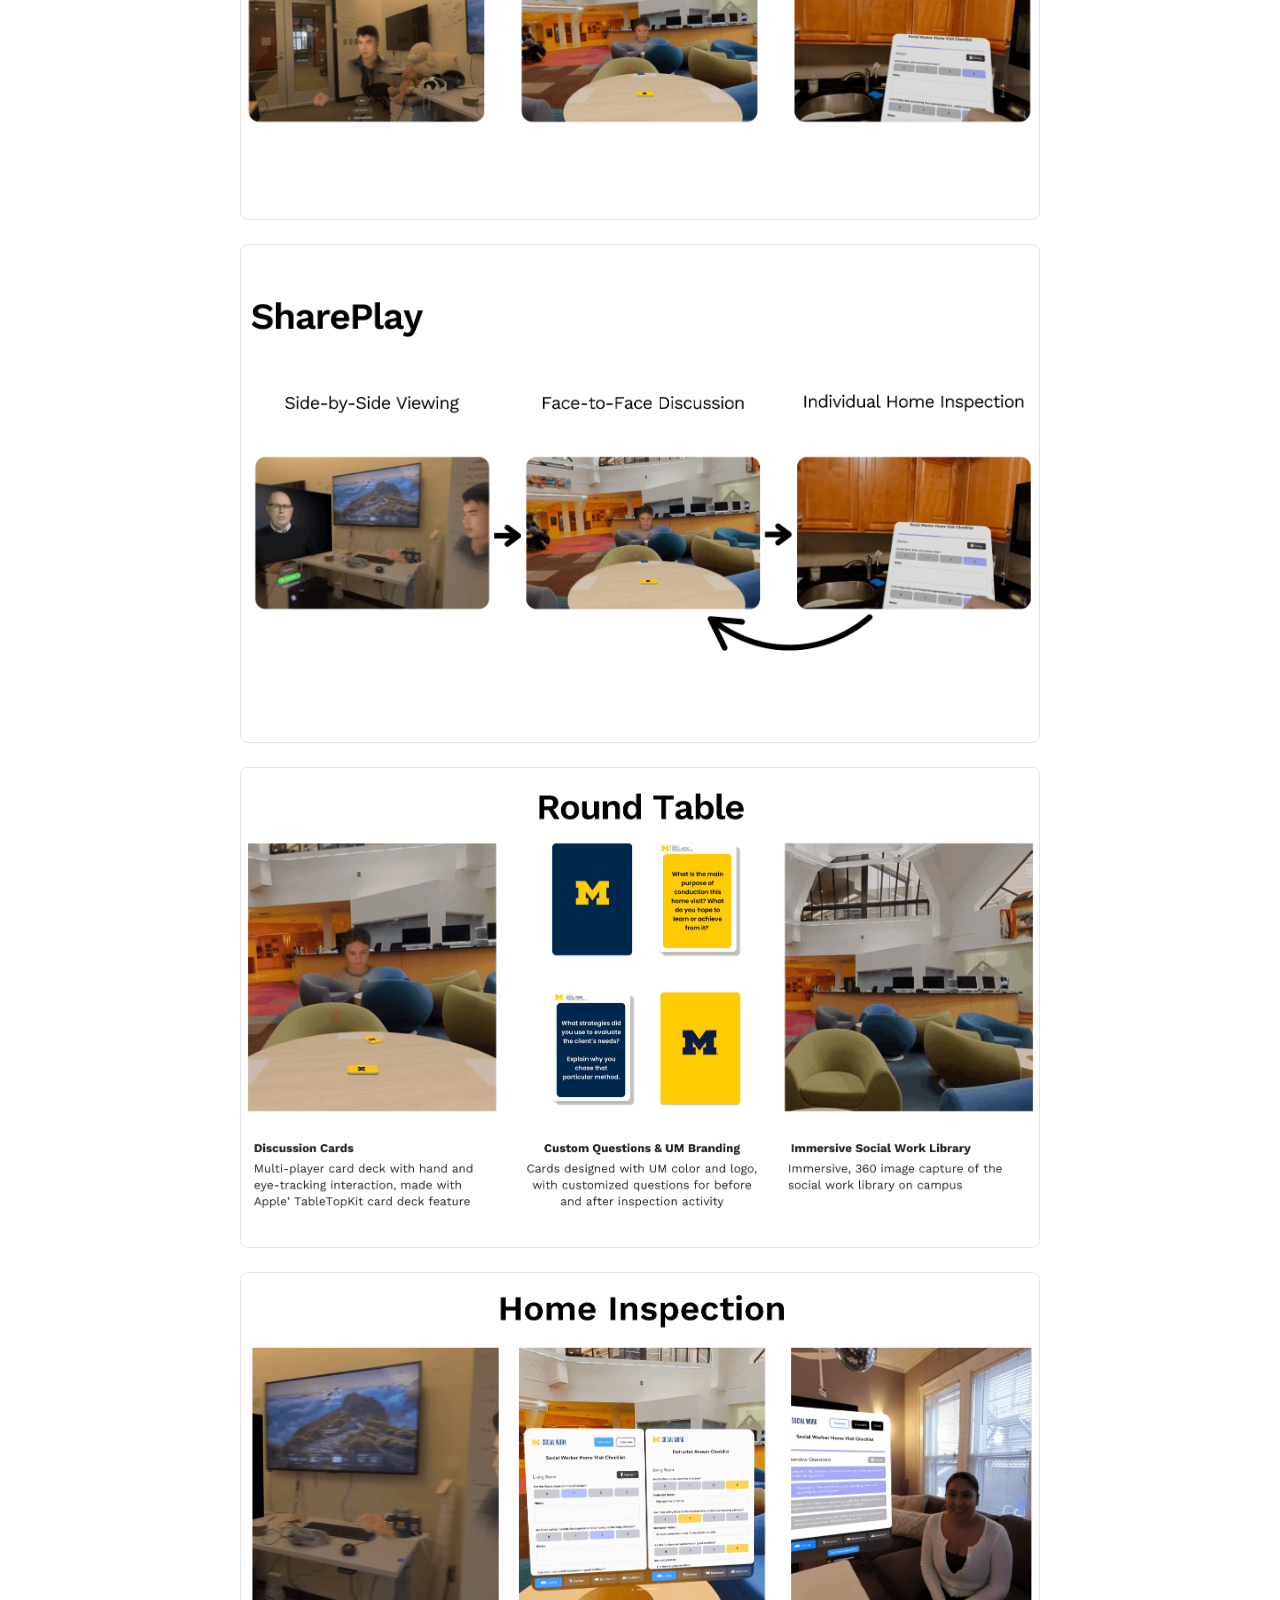
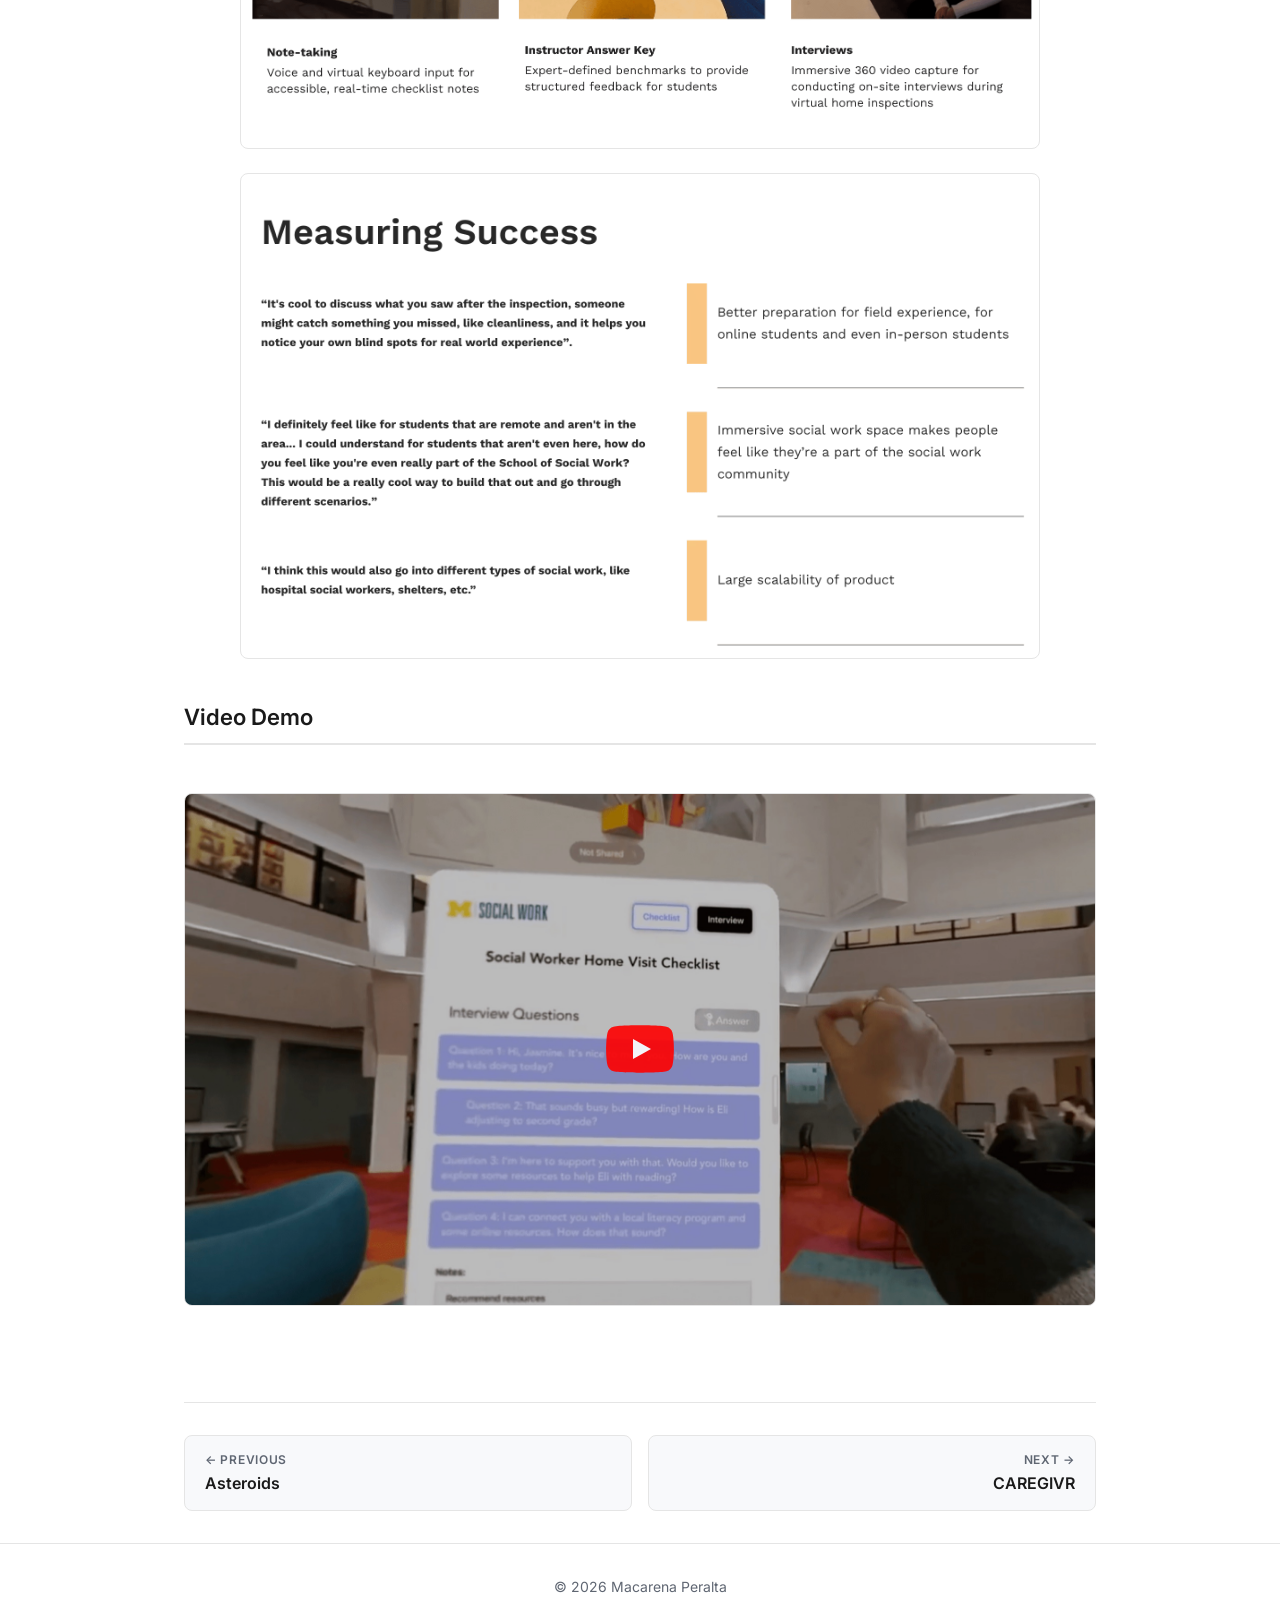
<file: socialsphere.html>
<!doctype html>
<html lang="en">
<head>
<meta charset="utf-8">
<meta name="viewport" content="width=device-width, initial-scale=1">
<title>SocialSphere — Macarena Peralta</title>
<meta name="description" content="Designed and developed Social Sphere, an Apple Vision Pro app for the UM online Masters in Social Work degree, simulating an interactive child and family welfare inspection and a student discussion activity within a virtual UM social work building.">
<link rel="canonical" href="https://macaperalta.github.io/socialsphere.html">
<link rel="icon" href="favicon.svg" type="image/svg+xml">
<meta property="og:type" content="website">
<meta property="og:site_name" content="Macarena Peralta">
<meta property="og:title" content="SocialSphere — Macarena Peralta">
<meta property="og:description" content="Designed and developed Social Sphere, an Apple Vision Pro app for the UM online Masters in Social Work degree, simulating an interactive child and family welfare inspection and a student discussion activity within a virtual UM social work building.">
<meta property="og:url" content="https://macaperalta.github.io/socialsphere.html">
<meta property="og:image" content="https://macaperalta.github.io/images/JQijrRzIyHDEiqO5Eb3YBaSGY.png">
<meta name="twitter:card" content="summary_large_image">

<link rel="preconnect" href="https://fonts.googleapis.com">
<link rel="preconnect" href="https://fonts.gstatic.com" crossorigin>
<link href="https://fonts.googleapis.com/css2?family=Inter:wght@400;500;600&display=swap" rel="stylesheet">
<link rel="stylesheet" href="home.css">

<script>
  (function () {
    var saved = null;
    try { saved = localStorage.getItem('theme'); } catch (e) {}
    var theme = saved || (window.matchMedia('(prefers-color-scheme: dark)').matches ? 'dark' : 'light');
    document.documentElement.setAttribute('data-theme', theme);
  })();
</script>
</head>
<body>

<nav class="nav">
  <div class="nav__inner">
    <a class="nav__brand" href="index.html">Macarena Peralta</a>
    <ul class="nav__links">
      <li><a href="index.html#about">About</a></li>
      <li><a href="index.html#research">Research</a></li>
      <li><a href="index.html#projects" class="active">Projects</a></li>
      <li><a href="creative.html">Creative</a></li>
      <li><a href="index.html#cv">CV</a></li>
    </ul>
    <button class="theme-toggle" type="button" aria-label="Toggle light and dark mode">
      <svg class="icon-moon" viewBox="0 0 24 24" fill="none" stroke="currentColor" stroke-width="2" stroke-linecap="round" stroke-linejoin="round" aria-hidden="true"><path d="M21 12.8A9 9 0 1 1 11.2 3a7 7 0 0 0 9.8 9.8z"/></svg>
      <svg class="icon-sun" viewBox="0 0 24 24" fill="none" stroke="currentColor" stroke-width="2" stroke-linecap="round" stroke-linejoin="round" aria-hidden="true"><circle cx="12" cy="12" r="4"/><path d="M12 2v2M12 20v2M4.9 4.9l1.4 1.4M17.7 17.7l1.4 1.4M2 12h2M20 12h2M4.9 19.1l1.4-1.4M17.7 6.3l1.4-1.4"/></svg>
    </button>
  </div>
</nav>

<main class="project-page">
  <section class="project-hero">
    <a class="project-back" href="index.html#projects">&larr; All projects</a>
    <h1 class="project-hero__title">SocialSphere</h1>
    <p class="project-hero__desc">Designed and developed Social Sphere, an Apple Vision Pro app for the UM online Masters in Social Work degree, simulating an interactive child and family welfare inspection and a student discussion activity within a virtual UM social work building.</p>
    <ul class="tags">
    <li class="tag">UX/UI</li>
    <li class="tag">AR/VR</li>
    <li class="tag">SwiftUI</li>
    <li class="tag">Product Design</li>
    <li class="tag">Apple Vision Pro</li>
    </ul>
  </section>

  <section class="project-body">
  <img style="--w:792" src="images/JQijrRzIyHDEiqO5Eb3YBaSGY.png" alt="" loading="lazy">
  <img style="--w:800" src="images/1WNmVniLBLW6SYtzQNAL4hbjnI.png" alt="" loading="lazy">
  <img style="--w:800" src="images/DwfOoBxzTjRGriCb5WojLWlHkdM.png" alt="" loading="lazy">
  <img style="--w:800" src="images/566ZzuIcVnfZ0ANb8a91NCMj7Y.png" alt="" loading="lazy">
  <img style="--w:743" src="images/DAoCDHIS558C8SErXeDWuhuqTmY.png" alt="" loading="lazy">
  <img style="--w:800" src="images/CYzqtxuZU6s7N2uoC1LrG6LmUE.png" alt="" loading="lazy">
  <img style="--w:800" src="images/5ZDK7vfT8sQ8S0OA3tR3GS8t3iA.png" alt="" loading="lazy">
  <img style="--w:800" src="images/6q8mavjKsRHlkvflAfqyghpr1k0.png" alt="" loading="lazy">
  <img style="--w:800" src="images/vhjdfZuQ6pMZw91qnP2Vb2M2dC8.png" alt="" loading="lazy">
  <img style="--w:800" src="images/YlME0x2x7v1pWfJbXQL046yqt0k.png" alt="" loading="lazy">
  <h2 class="project-body__heading">Video Demo</h2>
  <a class="embed yt" href="https://www.youtube.com/watch?v=MIDS6-MgVU0" data-yt="MIDS6-MgVU0" target="_blank" rel="noopener" aria-label="Play video: SocialSphere demo">
    <img src="images/W6sK0LqsJjaOUjprj4VBWkEwYFA.jpg" alt="" loading="lazy">
    <span class="yt__play" aria-hidden="true"><svg viewBox="0 0 68 48"><path d="M66.5 7.7a8.5 8.5 0 0 0-6-6C55.2.3 34 .3 34 .3s-21.2 0-26.5 1.4a8.5 8.5 0 0 0-6 6C.1 13 .1 24 .1 24s0 11 1.4 16.3a8.5 8.5 0 0 0 6 6C12.8 47.7 34 47.7 34 47.7s21.2 0 26.5-1.4a8.5 8.5 0 0 0 6-6C67.9 35 67.9 24 67.9 24s0-11-1.4-16.3Z" fill="#f00"/><path d="M27 34V14l18 10-18 10Z" fill="#fff"/></svg></span>
  </a>
  </section>

  <nav class="project-nav" aria-label="More projects">
    <a class="project-nav__prev" href="asteroids.html"><span>Previous</span>Asteroids</a>
    <a class="project-nav__next" href="caregivr.html"><span>Next</span>CAREGIVR</a>
  </nav>
</main>

<footer class="footer">© 2026 Macarena Peralta</footer>

<script>
  document.querySelector('.theme-toggle').addEventListener('click', function () {
    var next = document.documentElement.getAttribute('data-theme') === 'dark' ? 'light' : 'dark';
    document.documentElement.setAttribute('data-theme', next);
    try { localStorage.setItem('theme', next); } catch (e) {}
  });
</script>
<script src="video.js"></script>
</body>
</html>
</file>
<file: home.css>
/* =========================================================
   Macarena Peralta — new homepage layout
   Simple, professional single page with light + dark mode.
   (The old pages still use styles.css.)
   ========================================================= */

:root {
  --bg: #ffffff;
  --text: #1a1a1a;
  --muted: #5f6672;
  --accent: #3b5a9a;
  --accent-hover: #2c4677;
  --border: #e5e5e5;
  --card: #f8f9fb;
  --nav-bg: rgba(255, 255, 255, 0.92);
  --on-accent: #ffffff;
  --orange: #cc7a00;          /* amber from the previous site */
  --orange-soft: #fdf3e3;
  --orange-text: #a35f00;     /* darker for small text (AA contrast) */
  --page-width: 1360px;
  color-scheme: light;
}

[data-theme="dark"] {
  --bg: #111214;
  --text: #e6e6e6;
  --muted: #a3a8b1;
  --accent: #92b1f0;
  --accent-hover: #b5cbf6;
  --border: #2c2e33;
  --card: #1a1b1f;
  --nav-bg: rgba(17, 18, 20, 0.92);
  --on-accent: #111214;
  --orange: #f0a23b;
  --orange-soft: #2a2114;
  --orange-text: #f0a23b;
  color-scheme: dark;
}

*, *::before, *::after { box-sizing: border-box; margin: 0; padding: 0; }

html { scroll-behavior: smooth; scroll-padding-top: 80px; }

body {
  font-family: "Inter", -apple-system, BlinkMacSystemFont, "Segoe UI", Roboto, sans-serif;
  background: var(--bg);
  color: var(--text);
  font-size: 16px;
  line-height: 1.6;
  -webkit-font-smoothing: antialiased;
  transition: background-color .3s, color .3s;
}

a { color: var(--accent); text-decoration: none; transition: color .2s; }
a:hover { color: var(--accent-hover); text-decoration: underline; }
img { display: block; max-width: 100%; }
ul { list-style: none; }

/* ---------- Nav ---------- */
.nav {
  position: sticky;
  top: 0;
  z-index: 100;
  height: 64px;
  background: var(--nav-bg);
  backdrop-filter: blur(10px);
  -webkit-backdrop-filter: blur(10px);
  border-bottom: 1px solid var(--border);
}
.nav__inner {
  max-width: var(--page-width);
  height: 100%;
  margin: 0 auto;
  padding: 0 1.5rem;
  display: flex;
  align-items: center;
  justify-content: space-between;
  gap: 1rem;
}
.nav__brand { font-weight: 600; color: var(--text); white-space: nowrap; }
.nav__brand:hover { text-decoration: none; color: var(--accent); }
.nav__links { display: flex; gap: 1.75rem; align-items: center; }
.nav__links a {
  color: var(--text);
  font-weight: 500;
  font-size: .95rem;
  padding: .4rem 0;
  border-bottom: 2px solid transparent;
}
.nav__links a:hover,
.nav__links a.active {
  color: var(--accent);
  text-decoration: none;
  border-bottom-color: var(--accent);
}

.theme-toggle {
  width: 38px;
  height: 38px;
  flex-shrink: 0;
  display: grid;
  place-items: center;
  background: none;
  border: 1px solid var(--border);
  border-radius: 8px;
  color: var(--text);
  cursor: pointer;
  transition: background-color .2s;
}
.theme-toggle:hover { background: var(--card); }
.theme-toggle svg { width: 18px; height: 18px; }
.theme-toggle .icon-sun { display: none; }
[data-theme="dark"] .theme-toggle .icon-sun { display: block; }
[data-theme="dark"] .theme-toggle .icon-moon { display: none; }

/* ---------- Layout ---------- */
.layout {
  max-width: var(--page-width);
  margin: 0 auto;
  padding: 3rem 1.5rem 2rem;
  display: flex;
  align-items: flex-start;
}

/* ---------- Collapsible side panel ---------- */
.sidebar {
  --panel: 260px;
  width: var(--panel);
  margin-right: 4rem;
  flex-shrink: 0;
  text-align: center;
  position: sticky;
  top: 72px;
  max-height: calc(100vh - 80px);
  padding: 24px 0 1.5rem;          /* room for the Sol de Mayo's rays */
  overflow-x: hidden;
  overflow-y: auto;
  scrollbar-width: thin;
  transition: width .35s ease, margin-right .35s ease, opacity .25s ease, visibility 0s;
}
/* Fill whatever width is left after a scrollbar (some Macs show one that takes
   ~15px), so text is never hidden under it. The min-width keeps the content
   from re-wrapping while the panel slides shut. */
.sidebar__inner { width: 100%; min-width: calc(var(--panel) - 24px); padding-right: 4px; }
html.sidebar-closed .sidebar {
  width: 0;
  margin-right: 0;
  opacity: 0;
  visibility: hidden;
  transition: width .35s ease, margin-right .35s ease, opacity .2s ease, visibility 0s .35s;
}
html:not(.sidebar-ready) .sidebar { transition: none; }
@media (prefers-reduced-motion: reduce) { .sidebar { transition: none !important; } }

.nav__left { display: flex; align-items: center; gap: .75rem; min-width: 0; }
.sidebar-toggle {
  width: 38px;
  height: 38px;
  flex-shrink: 0;
  display: grid;
  place-items: center;
  background: none;
  border: 1px solid var(--border);
  border-radius: 8px;
  color: var(--text);
  cursor: pointer;
  transition: background-color .2s, color .2s;
}
.sidebar-toggle:hover { background: var(--card); color: var(--accent); }
.sidebar-toggle svg { width: 18px; height: 18px; }
html.sidebar-closed .sidebar-toggle { color: var(--muted); }

/* News, inside the panel */
.sidebar-news {
  margin-top: 2rem;
  padding: 1.5rem 0 0;
  border-top: 1px solid var(--border);
  text-align: left;
}
.sidebar-news h2 {
  margin: 0 0 .5rem;
  padding: 0;
  border: 0;
  font-size: .8rem;
  font-weight: 600;
  letter-spacing: .06em;
  text-transform: uppercase;
  color: var(--muted);
}
.sidebar .news li {
  flex-direction: column;
  gap: .15rem;
  padding: .7rem 0;
  font-size: .85rem;
  line-height: 1.5;
}
.sidebar .news__date { width: auto; font-size: .75rem; padding-top: 0; }
.profile-photo {
  width: 160px;
  height: 160px;
  margin: 0 auto 1.25rem;
  border-radius: 50%;
  object-fit: cover;
  object-position: center 25%;
  border: 3px solid var(--border);
}
/* ---------- Avatar: photo <-> Sol de Mayo ---------- */
.avatar {
  --size: 160px;
  --sol-ex: 0px;   /* pupil offset, written by the script */
  --sol-ey: 0px;
  position: relative;
  display: block;
  width: var(--size);
  height: var(--size);
  margin: 0 auto 1.25rem;
  padding: 0;
  font: inherit;
  background: none;
  border: 0;
  border-radius: 50%;
  cursor: pointer;
  -webkit-tap-highlight-color: transparent;
}
.avatar:focus-visible { outline: 2px solid var(--accent); outline-offset: 6px; }
.avatar .profile-photo {
  margin: 0;
  transition: opacity .35s ease, transform .45s ease;
}

/* The sun sits over the photo, a bit larger so the rays reach past it */
.avatar__sun {
  position: absolute;
  top: -24px;
  left: -24px;
  width: calc(var(--size) + 48px);
  height: calc(var(--size) + 48px);
  overflow: visible;
  opacity: 0;
  transform: scale(.55) rotate(-60deg);
  transition: opacity .35s ease, transform .6s cubic-bezier(.3, 1.6, .5, 1);
  pointer-events: none;
}
.avatar:hover .profile-photo,
.avatar:focus-visible .profile-photo,
.avatar.is-sun .profile-photo,
.avatar.is-winking .profile-photo { opacity: 0; transform: scale(.8); }
.avatar:hover .avatar__sun,
.avatar:focus-visible .avatar__sun,
.avatar.is-sun .avatar__sun,
.avatar.is-winking .avatar__sun { opacity: 1; transform: scale(1.04) rotate(-3deg); }

/* Sol de Mayo component (from sol-de-mayo.html) */
.sol-pupil { transform: translate(var(--sol-ex), var(--sol-ey)); }

.sol-mate {
  opacity: 0;
  transform: translate(36px, 90px) rotate(12deg);
  transition: transform .6s cubic-bezier(.3, 1.4, .5, 1), opacity .3s ease;
}
.sol-mate-bob { animation: sol-sip 1.1s ease-in-out infinite; }
@keyframes sol-sip {
  0%, 100% { transform: translate(0, 0); }
  50%      { transform: translate(-2px, -3px); }
}

.sol-sip-mouth { opacity: 0; }
.sol-lid       { opacity: 0; }
.sol.is-winking .sol-mate      { opacity: 1; transform: translate(0, 0) rotate(0deg); }
.sol.is-winking .sol-smile     { opacity: 0; }
.sol.is-winking .sol-sip-mouth { opacity: 1; }
.sol.is-winking .sol-eye       { opacity: 0; }
.sol.is-winking .sol-lid       { opacity: 1; }
.sol-smile, .sol-sip-mouth, .sol-eye, .sol-lid { transition: opacity .18s ease; }

@media (prefers-reduced-motion: reduce) {
  .avatar .profile-photo, .avatar__sun { transition: opacity .3s; transform: none !important; }
  .sol-mate { transition: none; }
  .sol-mate-bob { animation: none; }
}

.nickname { color: var(--orange); white-space: nowrap; }

.sidebar h1 { font-size: 1.5rem; font-weight: 600; line-height: 1.3; margin-bottom: .25rem; }
.tagline { color: var(--muted); margin-bottom: 1.25rem; font-size: .95rem; }

.social-links { display: flex; flex-direction: column; gap: .5rem; }
.social-links a {
  display: flex;
  align-items: center;
  gap: .6rem;
  padding: .5rem 1rem;
  background: var(--card);
  border: 1px solid var(--border);
  border-radius: 8px;
  color: var(--text);
  font-size: .875rem;
  transition: all .2s;
}
.social-links a:hover {
  background: var(--accent);
  border-color: var(--accent);
  color: var(--on-accent);
  text-decoration: none;
}
.social-links svg { width: 1rem; height: 1rem; flex-shrink: 0; }

.main { flex: 1; min-width: 0; }

/* ---------- Sections ---------- */
section { padding: 0 0 3rem; }
section h2 {
  font-size: 1.4rem;
  font-weight: 600;
  margin-bottom: 1.5rem;
  padding-bottom: .5rem;
  border-bottom: 2px solid var(--border);
}
.bio p { margin-bottom: 1rem; }
.bio strong { font-weight: 600; }

/* Education */
.edu { display: grid; gap: 1rem; }
.edu__item {
  padding: 1rem 1.25rem;
  background: var(--card);
  border-left: 3px solid var(--accent);
  border-radius: 8px;
}
.edu__item h3 { font-size: 1rem; font-weight: 600; margin-bottom: .2rem; }
.edu__item p { font-size: .9rem; color: var(--muted); }

/* Projects (thumbnail + text rows) */
.project {
  display: flex;
  gap: 1.5rem;
  padding: 1.25rem;
  margin-bottom: 1rem;
  background: var(--card);
  border: 1px solid var(--border);
  border-radius: 8px;
  color: var(--text);
  transition: border-color .2s, transform .2s;
}
a.project:hover { text-decoration: none; color: var(--text); border-color: var(--accent); transform: translateY(-2px); }
.project__media {
  position: relative;
  width: clamp(200px, 40%, 360px);
  aspect-ratio: 16 / 10;
  flex-shrink: 0;
  overflow: hidden;
  border-radius: 6px;
  background: var(--border);
}
.project__thumb,
.project__media video {
  position: absolute;
  inset: 0;
  width: 100%;
  height: 100%;
  object-fit: cover;
}
/* Hover preview: the clip fades in over the still once it's playing */
.project__media video { opacity: 0; transition: opacity .25s; }
.project__media.is-playing video { opacity: 1; }
.project h3 { font-size: 1.15rem; font-weight: 600; line-height: 1.4; margin-bottom: .35rem; }
a.project:hover h3 { color: var(--accent); }
.project p { font-size: .95rem; color: var(--muted); }

.tags { display: flex; flex-wrap: wrap; gap: .4rem; margin-top: .75rem; }
.tags li {
  font-size: .72rem;
  padding: .15rem .5rem;
  background: var(--bg);
  border: 1px solid var(--border);
  border-radius: 4px;
  color: var(--muted);
}

.subhead {
  font-size: .8rem;
  font-weight: 600;
  letter-spacing: .06em;
  text-transform: uppercase;
  color: var(--muted);
  margin: 2rem 0 1rem;
}
.subhead:first-of-type { margin-top: 0; }

/* Publications */
.pub {
  padding: 1.25rem 1.5rem;
  margin-bottom: 1rem;
  background: var(--card);
  border: 1px solid var(--border);
  border-radius: 8px;
}
.venue {
  display: inline-block;
  margin-bottom: .6rem;
  padding: .2rem .65rem;
  border-radius: 4px;
  background: var(--accent);
  color: var(--on-accent);
  font-size: .72rem;
  font-weight: 600;
  letter-spacing: .03em;
  text-transform: uppercase;
}
.award-badge {
  display: inline-block;
  margin-left: .35rem;
  padding: .2rem .65rem;
  border-radius: 4px;
  border: 1px solid var(--orange);
  background: var(--orange-soft);
  color: var(--orange-text);
  font-size: .72rem;
  font-weight: 600;
}
.pub h3 { font-size: 1.02rem; font-weight: 600; line-height: 1.45; margin-bottom: .4rem; }
.pub__authors { font-size: .88rem; color: var(--muted); margin-bottom: .2rem; }
.pub__authors strong { color: var(--text); }
.pub__where { font-size: .85rem; color: var(--muted); font-style: italic; }
.pub__links { margin-top: .85rem; display: flex; gap: .6rem; flex-wrap: wrap; }
.pub__links a {
  font-size: .8rem;
  padding: .4rem .75rem;
  background: var(--bg);
  border: 1px solid var(--border);
  border-radius: 4px;
  color: var(--text);
  transition: all .2s;
}
.pub__links a:hover { background: var(--accent); border-color: var(--accent); color: var(--on-accent); text-decoration: none; }

/* News (dated list) */
.news li {
  display: flex;
  gap: 1.25rem;
  padding: .9rem 0;
  border-bottom: 1px solid var(--border);
  font-size: .95rem;
}
.news li:last-child { border-bottom: none; }
.news__date { width: 80px; flex-shrink: 0; font-size: .875rem; font-weight: 500; color: var(--orange-text); padding-top: .1rem; }
.news strong { font-weight: 600; }

/* CV embed */
.cv-embed {
  display: block;
  width: 100%;
  height: 80vh;
  min-height: 500px;
  border: 1px solid var(--border);
  border-radius: 8px;
  background: var(--card);
}
.cv-link { margin-top: .75rem; font-size: .9rem; }

/* ---------- Creative page ---------- */
.page { max-width: var(--page-width); margin: 0 auto; padding: 3rem 1.5rem 1rem; }
.page__head { max-width: 720px; margin-bottom: 3rem; }
.page__head h1 { font-size: 2rem; font-weight: 600; margin-bottom: .5rem; }
.page__head p { color: var(--muted); font-size: 1.05rem; }
.section-intro { color: var(--muted); max-width: 720px; margin-bottom: 1.75rem; }
.page .subhead { margin-top: 2.5rem; }
.page .section-intro + .subhead { margin-top: 0; }

.masonry { columns: 3 260px; column-gap: 1rem; }
.masonry figure { break-inside: avoid; margin: 0 0 1rem; }
.masonry img,
.masonry video {
  display: block;
  width: 100%;
  height: auto;
  border-radius: 6px;
  background: var(--card);
}

.viewer {
  aspect-ratio: 16 / 9;
  border: 1px solid var(--border);
  border-radius: 8px;
  overflow: hidden;
  background: #1a1b1f;
}
.viewer iframe { display: block; width: 100%; height: 100%; border: 0; }
.viewer__caption { margin: .6rem 0 1.75rem; font-weight: 500; }

.model-grid {
  display: grid;
  grid-template-columns: repeat(auto-fill, minmax(150px, 1fr));
  gap: .75rem;
}
.model-card {
  display: block;
  padding: 0;
  overflow: hidden;
  text-align: left;
  font: inherit;
  color: var(--text);
  background: var(--card);
  border: 1px solid var(--border);
  border-radius: 8px;
  cursor: pointer;
  transition: border-color .2s, transform .2s;
}
.model-card:hover { border-color: var(--accent); transform: translateY(-2px); }
.model-card.is-active { border-color: var(--accent); box-shadow: 0 0 0 1px var(--accent); }
.model-card img { display: block; width: 100%; aspect-ratio: 4 / 3; object-fit: cover; background: var(--border); }
.model-card span { display: block; padding: .45rem .65rem; font-size: .82rem; white-space: nowrap; overflow: hidden; text-overflow: ellipsis; }
.model-grid__fallback { margin-top: 1rem; color: var(--muted); }

/* Footer */
.footer {
  max-width: var(--page-width);
  margin: 1rem auto 0;
  padding: 2rem 1.5rem;
  border-top: 1px solid var(--border);
  text-align: center;
  color: var(--muted);
  font-size: .875rem;
}

/* ---------- Responsive ---------- */
@media (max-width: 860px) {
  .layout { flex-direction: column; gap: 2rem; padding: 2rem 1rem; }
  .sidebar {
    width: 100%;
    margin-right: 0;
    position: static;
    max-height: none;
    overflow: visible;
    padding-bottom: 2rem;
    border-bottom: 1px solid var(--border);
  }
  .sidebar__inner { width: auto; }
  html.sidebar-closed .sidebar { display: none; }
  .social-links { flex-direction: row; flex-wrap: wrap; justify-content: center; }
  .nav__brand { display: none; }
  .nav__inner { padding: 0 1rem; }
}

@media (max-width: 600px) {
  .nav__links { gap: 1rem; }
  .nav__links a { font-size: .85rem; }
  .project { flex-direction: column; }
  .project__media { width: 100%; }
  .news li { flex-direction: column; gap: .25rem; }
  .news__date { width: auto; }
  .cv-embed { height: 70vh; min-height: 420px; }
  .page { padding: 2rem 1rem 1rem; }
  .masonry { columns: 2 140px; column-gap: .6rem; }
  .masonry figure { margin-bottom: .6rem; }
  .viewer { aspect-ratio: 4 / 3; }
  .model-grid { grid-template-columns: repeat(auto-fill, minmax(120px, 1fr)); }
  .social-links a { padding: .4rem .75rem; font-size: .8rem; }
}

/* Publications with a preview on the right (full papers only) */
.pub--media { display: flex; align-items: flex-start; gap: 1.5rem; }
.pub__body { flex: 1; min-width: 0; }
.pub__media { width: clamp(200px, 34%, 320px); }
@media (max-width: 600px) {
  .pub--media { flex-direction: column; }
  .pub__media { order: -1; width: 100%; }
}

/* In-review papers get an orange venue label (like the reference site) */
.venue.in-review { background: var(--orange-text); color: var(--on-accent); }
.pub__abstract { font-size: .88rem; color: var(--muted); line-height: 1.5; margin-top: .3rem; }

/* =========================================================
   Project detail pages
   ========================================================= */
.project-page {
  max-width: 960px;
  margin: 0 auto;
  padding: 2.5rem 1.5rem 1rem;
}
.project-back {
  display: inline-block;
  margin-bottom: 1.5rem;
  font-size: .9rem;
  font-weight: 500;
  color: var(--muted);
}
.project-back:hover { color: var(--accent); text-decoration: none; }

.project-hero { padding-bottom: 2rem; border-bottom: 1px solid var(--border); }
.project-hero__title {
  font-size: clamp(1.75rem, 3.5vw, 2.4rem);
  font-weight: 600;
  line-height: 1.2;
  letter-spacing: -.01em;
  margin-bottom: .75rem;
}
.project-hero__desc { max-width: 760px; font-size: 1.08rem; color: var(--muted); }
.project-hero .tags { margin-top: 1rem; }

.project-actions { display: flex; flex-wrap: wrap; gap: .6rem; margin-top: 1.5rem; }
.project-actions .btn {
  padding: .5rem 1rem;
  font-size: .875rem;
  font-weight: 500;
  color: var(--text);
  background: var(--card);
  border: 1px solid var(--border);
  border-radius: 8px;
  transition: all .2s;
}
.project-actions .btn:hover {
  background: var(--accent);
  border-color: var(--accent);
  color: var(--on-accent);
  text-decoration: none;
}

.project-body {
  display: flex;
  flex-direction: column;
  align-items: center;
  gap: 1.5rem;
  padding-top: 2rem;
}
.project-body p { width: 100%; max-width: 760px; align-self: flex-start; }
.project-body img,
.project-body video {
  display: block;
  width: min(100%, calc(var(--w, 960) * 1px));
  height: auto;
  border: 1px solid var(--border);
  border-radius: 8px;
  background: var(--card);
}
.embed {
  width: 100%;
  aspect-ratio: 16 / 9;
  overflow: hidden;
  border: 1px solid var(--border);
  border-radius: 8px;
  background: var(--card);
}
.embed iframe { display: block; width: 100%; height: 100%; border: 0; }

.project-nav {
  display: grid;
  grid-template-columns: 1fr 1fr;
  gap: 1rem;
  margin-top: 3rem;
  padding-top: 2rem;
  border-top: 1px solid var(--border);
}
.project-nav a {
  display: block;
  padding: 1rem 1.25rem;
  font-weight: 600;
  line-height: 1.4;
  color: var(--text);
  background: var(--card);
  border: 1px solid var(--border);
  border-radius: 8px;
  transition: border-color .2s, transform .2s;
}
.project-nav a:hover { border-color: var(--accent); color: var(--accent); text-decoration: none; transform: translateY(-2px); }
.project-nav span {
  display: block;
  margin-bottom: .2rem;
  font-size: .75rem;
  font-weight: 600;
  letter-spacing: .06em;
  text-transform: uppercase;
  color: var(--muted);
}
.project-nav__prev span::before { content: "← "; }
.project-nav__next { text-align: right; }
.project-nav__next span::after { content: " →"; }

@media (max-width: 600px) {
  .project-page { padding: 1.5rem 1rem 1rem; }
  .project-nav { grid-template-columns: 1fr; }
}

/* YouTube thumbnail -> player (see video.js) */
.yt { position: relative; display: block; cursor: pointer; }
.yt img { width: 100% !important; height: 100% !important; object-fit: cover; border: 0 !important; border-radius: 0 !important; }
.yt__play {
  position: absolute;
  inset: 0;
  display: grid;
  place-items: center;
  background: rgba(0, 0, 0, .15);
  transition: background .2s;
}
.yt__play svg { width: 68px; height: 48px; opacity: .9; transition: opacity .2s, transform .2s; }
.yt:hover .yt__play { background: rgba(0, 0, 0, .05); }
.yt:hover .yt__play svg { opacity: 1; transform: scale(1.06); }

/* Many project images are transparent PNGs with dark text, so they always sit
   on a light "paper" background, even in dark mode, to stay readable. */
.project-body img { background: #ffffff; }
[data-theme="dark"] .project-body img { border-color: #3a3c42; }

.project-body__heading { align-self: stretch; margin-top: 1rem; font-size: 1.4rem; font-weight: 600; }
.project-body .project-video { width: 100%; background: #000; }
</file>
